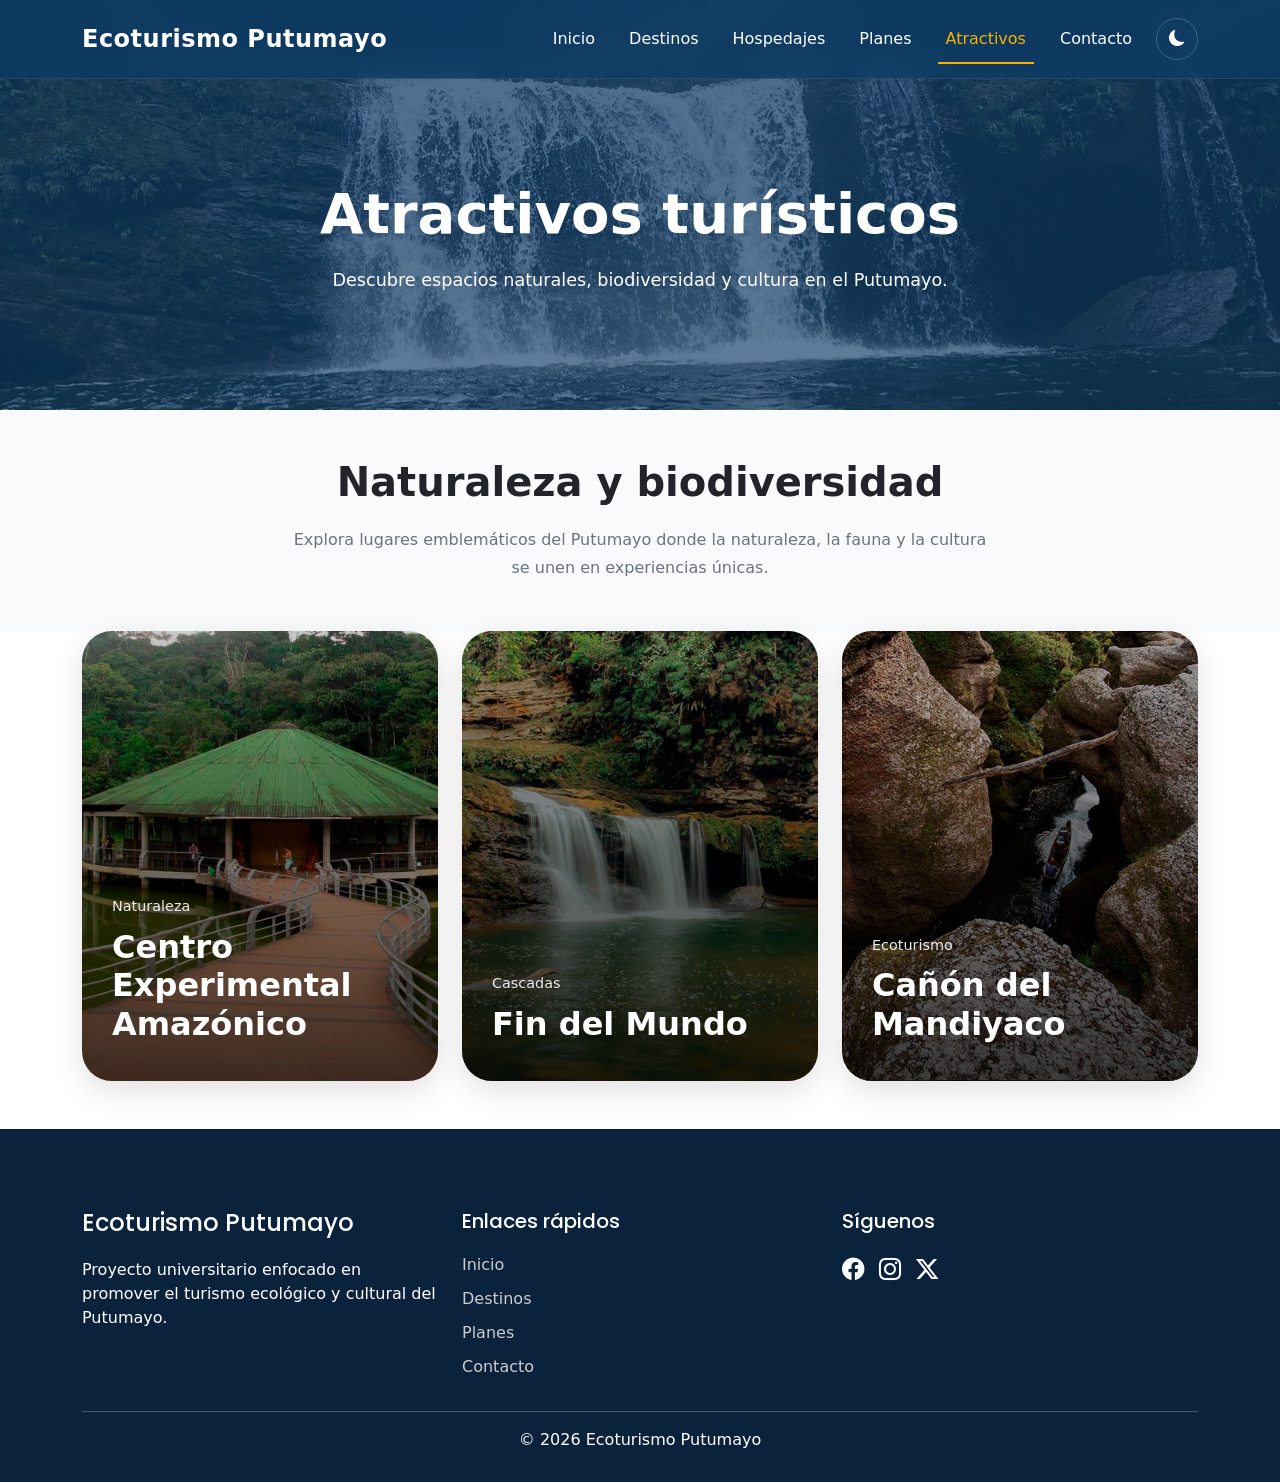
<file: atractivos.html>
<!doctype html>
<html lang="es">
  <head>
    <meta charset="UTF-8" />

    <meta name="viewport" content="width=device-width, initial-scale=1.0" />

    <title>Atractivos | Ecoturismo Putumayo</title>

    <!-- Bootstrap -->

    <link
      href="https://cdn.jsdelivr.net/npm/bootstrap@5.3.7/dist/css/bootstrap.min.css"
      rel="stylesheet"
    />

    <!-- Bootstrap Icons -->

    <link
      rel="stylesheet"
      href="https://cdn.jsdelivr.net/npm/bootstrap-icons@1.13.1/font/bootstrap-icons.min.css"
    />

    <!-- Google Fonts -->

    <link rel="preconnect" href="https://fonts.googleapis.com" />

    <link
      href="https://fonts.googleapis.com/css2?family=Poppins:wght@400;500;600;700&family=Open+Sans:wght@300;400;500&display=swap"
      rel="stylesheet"
    />

    <!-- CSS -->

    <link rel="stylesheet" href="assets/css/style.css" />

    <link rel="stylesheet" href="assets/css/responsive.css" />
  </head>

  <body>
    <!-- NAVBAR -->

    <nav class="navbar navbar-expand-lg fixed-top custom-navbar">
      <div class="container">
        <a class="navbar-brand" href="index.html"> Ecoturismo Putumayo </a>

        <button
          class="navbar-toggler"
          type="button"
          data-bs-toggle="collapse"
          data-bs-target="#navbarContenido"
        >
          <span class="navbar-toggler-icon"></span>
        </button>

        <div class="collapse navbar-collapse" id="navbarContenido">
          <ul class="navbar-nav ms-auto align-items-lg-center">
            <li class="nav-item">
              <a class="nav-link" href="index.html"> Inicio </a>
            </li>

            <li class="nav-item">
              <a class="nav-link" href="destinos.html"> Destinos </a>
            </li>

            <li class="nav-item">
              <a class="nav-link" href="hospedajes.html"> Hospedajes </a>
            </li>

            <li class="nav-item">
              <a class="nav-link" href="planes.html"> Planes </a>
            </li>

            <li class="nav-item">
              <a class="nav-link active" href="atractivos.html"> Atractivos </a>
            </li>

            <li class="nav-item">
              <a class="nav-link" href="contacto.html"> Contacto </a>
            </li>

            <li class="nav-item ms-lg-3">
              <button id="darkModeBtn" class="dark-btn">
                <i class="bi bi-moon-fill"></i>
              </button>
            </li>
          </ul>
        </div>
      </div>
    </nav>

    <!-- HERO -->

    <header class="page-hero">
      <div class="container text-center">
        <h1>Atractivos turísticos</h1>

        <p>
          Descubre espacios naturales, biodiversidad y cultura en el Putumayo.
        </p>
      </div>
    </header>

    <!-- INTRO -->

    <section class="catalog-intro py-5">
      <div class="container text-center">
        <h2>Naturaleza y biodiversidad</h2>

        <p>
          Explora lugares emblemáticos del Putumayo donde la naturaleza, la
          fauna y la cultura se unen en experiencias únicas.
        </p>
      </div>
    </section>

    <!-- ATRACTIVOS -->

    <section class="attractions-section pb-5">
      <div class="container">
        <div class="row g-4">
          <!-- CARD -->

          <div class="col-md-6 col-lg-4">
            <a href="atractivos/cea.html" class="attraction-card">
              <img
                src="../assets/img/atractivos/cea-centro-experimental-amazonico-1.jpg"
                alt="CEA"
              />

              <div class="attraction-overlay">
                <span> Naturaleza </span>

                <h3>Centro Experimental Amazónico</h3>
              </div>
            </a>
          </div>

          <!-- CARD -->

          <div class="col-md-6 col-lg-4">
            <a href="atractivos.html" class="attraction-card">
              <img
                src="../assets/img/atractivos/cascadas-fin-del-mundo-1.jpg"
                alt="Fin del Mundo"
              />

              <div class="attraction-overlay">
                <span> Cascadas </span>

                <h3>Fin del Mundo</h3>
              </div>
            </a>
          </div>

          <!-- CARD -->

          <div class="col-md-6 col-lg-4">
            <a href="atractivos.html" class="attraction-card">
              <img
                src="../assets/img/atractivos/canon-del-mandiyaco-1.jpg"
                alt="Mandiyaco"
              />

              <div class="attraction-overlay">
                <span> Ecoturismo </span>

                <h3>Cañón del Mandiyaco</h3>
              </div>
            </a>
          </div>
        </div>
      </div>
    </section>

    <!-- FOOTER -->

    <footer class="footer">
      <div class="container">
        <div class="row g-4">
          <div class="col-lg-4">
            <h4>Ecoturismo Putumayo</h4>

            <p>
              Proyecto universitario enfocado en promover el turismo ecológico y
              cultural del Putumayo.
            </p>
          </div>

          <div class="col-lg-4">
            <h5>Enlaces rápidos</h5>

            <ul class="footer-links">
              <li>
                <a href="index.html">Inicio</a>
              </li>

              <li>
                <a href="destinos.html">Destinos</a>
              </li>

              <li>
                <a href="planes.html">Planes</a>
              </li>

              <li>
                <a href="contacto.html">Contacto</a>
              </li>
            </ul>
          </div>

          <div class="col-lg-4">
            <h5>Síguenos</h5>

            <div class="social-icons">
              <i class="bi bi-facebook"></i>
              <i class="bi bi-instagram"></i>
              <i class="bi bi-twitter-x"></i>
            </div>
          </div>
        </div>

        <hr />

        <p class="text-center mb-0">© 2026 Ecoturismo Putumayo</p>
      </div>
    </footer>

    <!-- Bootstrap -->

    <script src="https://cdn.jsdelivr.net/npm/bootstrap@5.3.7/dist/js/bootstrap.bundle.min.js"></script>

    <!-- JS -->

    <script src="assets/js/darkmode.js"></script>
  </body>
</html>
</file>
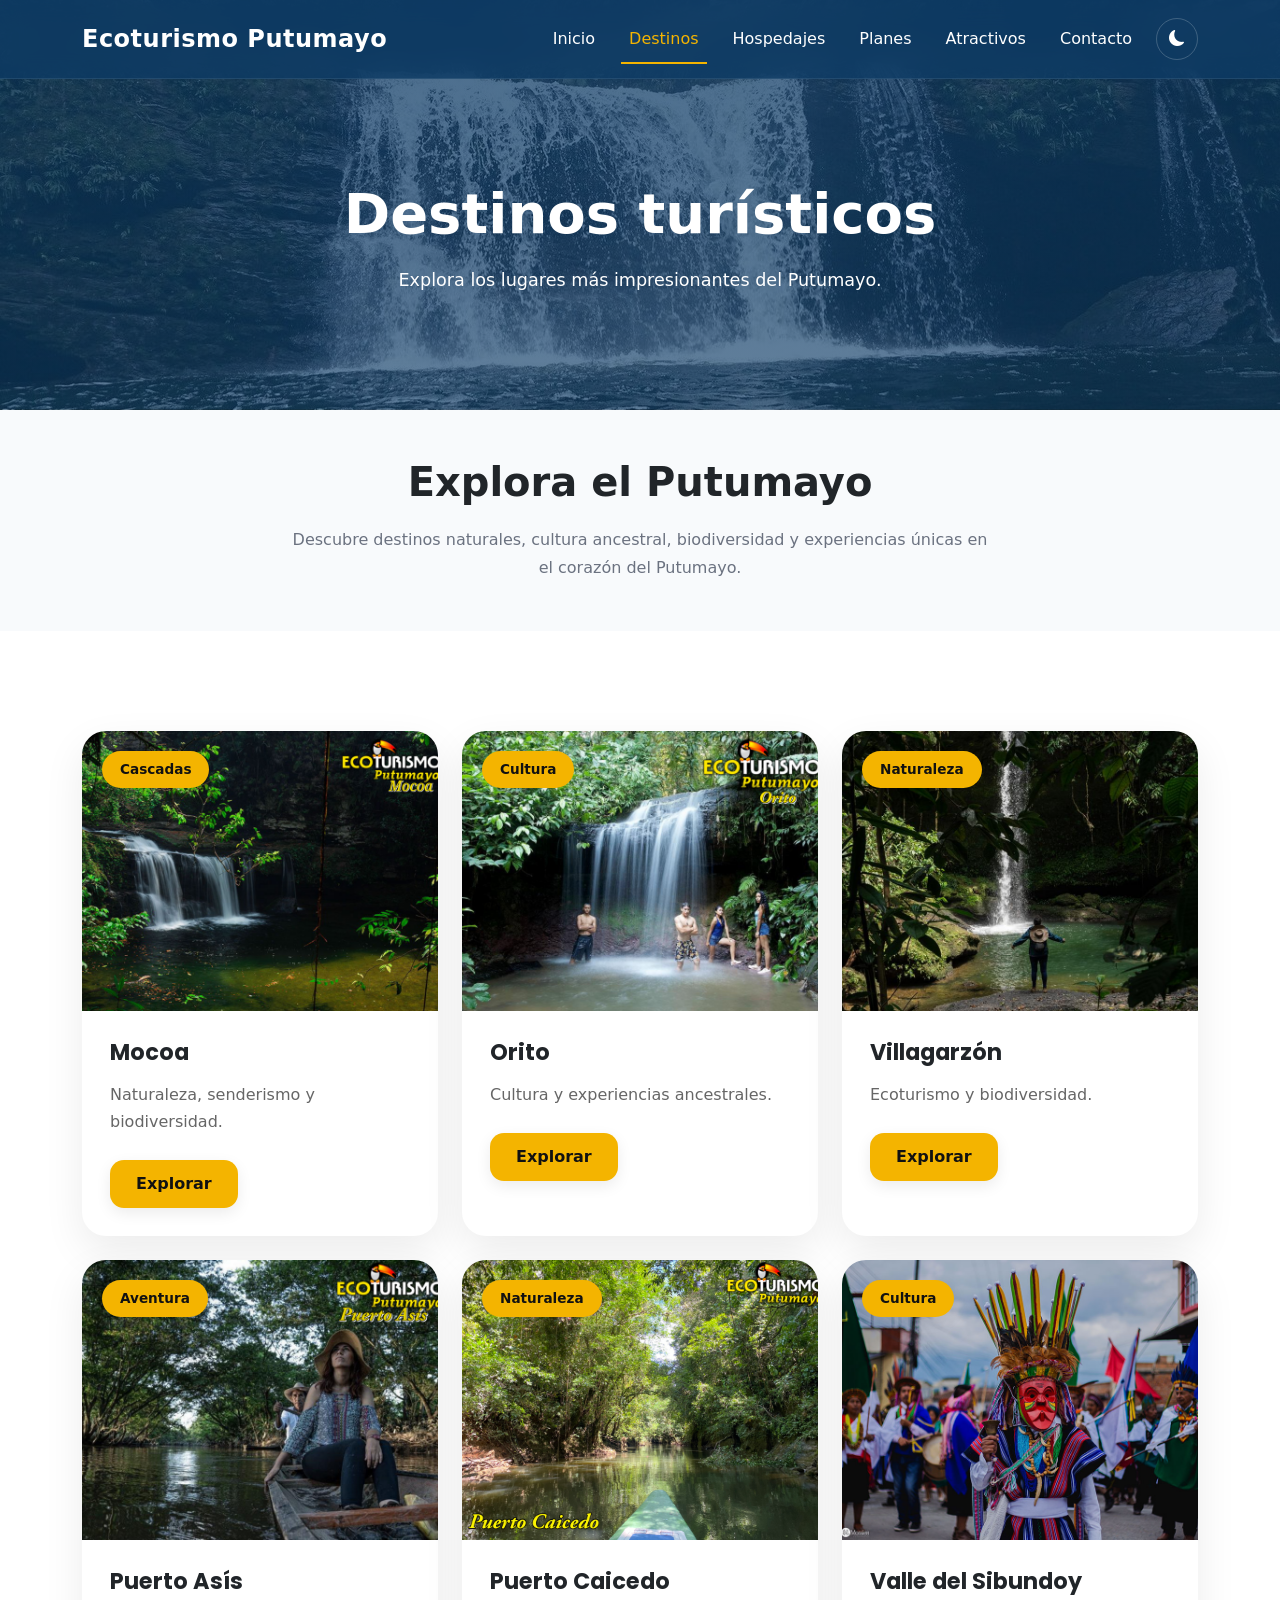
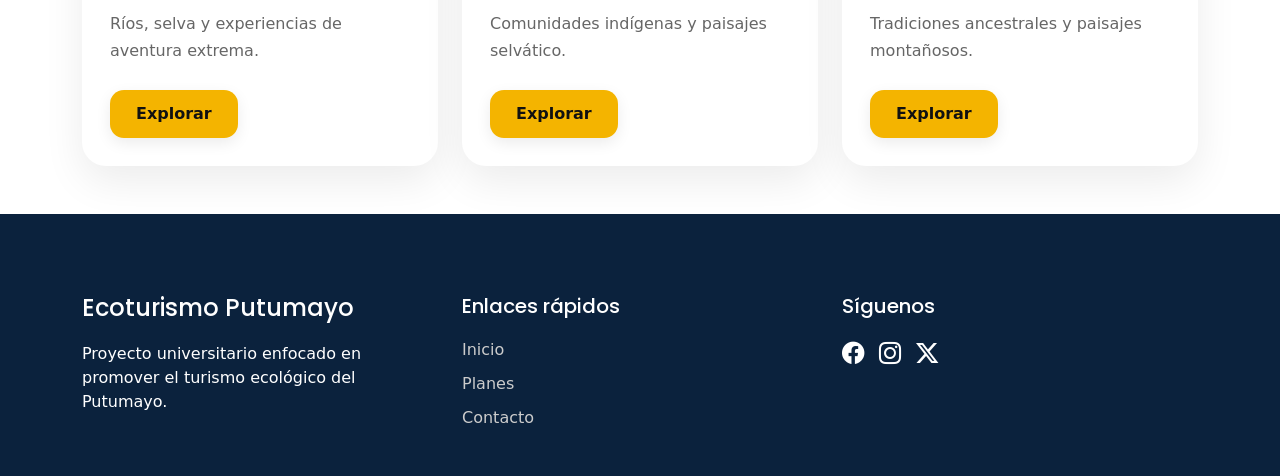
<file: destinos.html>
<!doctype html>
<html lang="es">
  <head>
    <meta charset="UTF-8" />

    <meta name="viewport" content="width=device-width, initial-scale=1.0" />

    <title>Destinos | Ecoturismo Putumayo</title>

    <!-- Bootstrap -->

    <link
      href="https://cdn.jsdelivr.net/npm/bootstrap@5.3.7/dist/css/bootstrap.min.css"
      rel="stylesheet"
    />

    <!-- Bootstrap Icons -->

    <link
      rel="stylesheet"
      href="https://cdn.jsdelivr.net/npm/bootstrap-icons@1.13.1/font/bootstrap-icons.min.css"
    />

    <!-- Google Fonts -->

    <link rel="preconnect" href="https://fonts.googleapis.com" />

    <link
      href="https://fonts.googleapis.com/css2?family=Poppins:wght@400;500;600;700&family=Open+Sans:wght@300;400;500&display=swap"
      rel="stylesheet"
    />

    <!-- CSS -->

    <link rel="stylesheet" href="assets/css/style.css" />

    <link rel="stylesheet" href="assets/css/responsive.css" />
  </head>

  <body>
    <!-- NAVBAR -->

    <nav class="navbar navbar-expand-lg fixed-top custom-navbar">
      <div class="container">
        <a class="navbar-brand" href="index.html"> Ecoturismo Putumayo </a>

        <button
          class="navbar-toggler"
          type="button"
          data-bs-toggle="collapse"
          data-bs-target="#navbarContenido"
        >
          <span class="navbar-toggler-icon"></span>
        </button>

        <div class="collapse navbar-collapse" id="navbarContenido">
          <ul class="navbar-nav ms-auto align-items-lg-center">
            <li class="nav-item">
              <a class="nav-link" href="index.html"> Inicio </a>
            </li>

            <li class="nav-item">
              <a class="nav-link active" href="destinos.html"> Destinos </a>
            </li>

            <li class="nav-item">
              <a class="nav-link" href="hospedajes.html"> Hospedajes </a>
            </li>

            <li class="nav-item">
              <a class="nav-link" href="planes.html"> Planes </a>
            </li>

            <li class="nav-item">
              <a class="nav-link" href="atractivos.html"> Atractivos </a>
            </li>

            <li class="nav-item">
              <a class="nav-link" href="contacto.html"> Contacto </a>
            </li>

            <li class="nav-item ms-lg-3">
              <button id="darkModeBtn" class="dark-btn">
                <i class="bi bi-moon-fill"></i>
              </button>
            </li>
          </ul>
        </div>
      </div>
    </nav>

    <!-- HERO -->

    <header class="page-hero">
      <div class="container text-center">
        <h1>Destinos turísticos</h1>

        <p>Explora los lugares más impresionantes del Putumayo.</p>
      </div>
    </header>

    <!-- INTRO -->

<section class="catalog-intro py-5">

    <div class="container text-center">

        <h2>

            Explora el Putumayo

        </h2>

        <p>

            Descubre destinos naturales, cultura ancestral,
            biodiversidad y experiencias únicas en el corazón
            del Putumayo.

        </p>

    </div>

</section>

    <!-- DESTINOS -->

    <section class="featured-section pb-5">
      <div class="container">
        <div class="row g-4">
          <!-- CARD -->

          <div class="col-md-6 col-lg-4">
            <div class="destination-card">
              <div class="card-image">
                <img
                  src="assets/img/destinos/mocoa.png"
                  alt="Mocoa"
                />

                <span class="card-category"> Cascadas </span>
              </div>

              <div class="card-content">
                <h4>Mocoa</h4>

                <p>Naturaleza, senderismo y biodiversidad.</p>

                <div class="card-footer-custom">
                  <a href="ciudades/mocoa.html" class="btn btn-success">
                    Explorar
                  </a>
                </div>
              </div>
            </div>
          </div>

          <!-- CARD -->

          <div class="col-md-6 col-lg-4">
            <div class="destination-card">
              <div class="card-image">
                <img
                  src="assets/img/destinos/orito.png"
                  alt="Orito"
                />

                <span class="card-category"> Cultura </span>
              </div>

              <div class="card-content">
                <h4>Orito</h4>

                <p>Cultura y experiencias ancestrales.</p>

                <div class="card-footer-custom">
                  <a href="ciudades/orito.html" class="btn btn-success">
                    Explorar
                  </a>
                </div>
              </div>
            </div>
          </div>

          <!-- CARD -->

          <div class="col-md-6 col-lg-4">
            <div class="destination-card">
              <div class="card-image">
                <img
                  src="assets/img/destinos/villagarzon.jpg"
                  alt="Villagarzón"
                />

                <span class="card-category"> Naturaleza </span>
              </div>

              <div class="card-content">
                <h4>Villagarzón</h4>

                <p>Ecoturismo y biodiversidad.</p>

                <div class="card-footer-custom">
                  <a href="ciudades/villagarzon.html" class="btn btn-success">
                    Explorar
                  </a>
                </div>
              </div>
            </div>
          </div>

          <!-- CARD -->

          <div class="col-md-6 col-lg-4">
            <div class="destination-card">
              <div class="card-image">
                <img
                  src="assets/img/destinos/puertoasis.png"
                  alt="Puerto Asís"
                />

                <span class="card-category"> Aventura </span>
              </div>

              <div class="card-content">
                <h4>Puerto Asís</h4>

                <p>Ríos, selva y experiencias de aventura extrema.</p>

                <div class="card-footer-custom">
                  <a href="ciudades/mocoa.html" class="btn btn-success">
                    Explorar
                  </a>
                </div>
              </div>
            </div>
          </div>

          <!-- CARD -->

          <div class="col-md-6 col-lg-4">
            <div class="destination-card">
              <div class="card-image">
                <img
                  src="assets/img/destinos/puertocaicedo.png"
                  alt="Puerto Caicedo"
                />

                <span class="card-category"> Naturaleza </span>
              </div>

              <div class="card-content">
                <h4>Puerto Caicedo</h4>

                <p>Comunidades indígenas y paisajes selvático.</p>

                <div class="card-footer-custom">
                  <a
                    href="ciudades/mocoa.html"
                    class="btn btn-success"
                  >
                    Explorar
                  </a>
                </div>
              </div>
            </div>
          </div>

          <!-- CARD -->

          <div class="col-md-6 col-lg-4">
            <div class="destination-card">
              <div class="card-image">
                <img
                  src="assets/img/destinos/valledelsibundoy.jpg"
                  alt="Valle del Sibundoy"
                />

                <span class="card-category"> Cultura </span>
              </div>

              <div class="card-content">
                <h4>Valle del Sibundoy</h4>

                <p>Tradiciones ancestrales y paisajes montañosos.</p>

                <div class="card-footer-custom">
                  <a href="ciudades/mocoa.html" class="btn btn-success"> Explorar </a>
                </div>
              </div>
            </div>
          </div>
        </div>
      </div>
    </section>

    <!-- FOOTER -->

    <footer class="footer">
      <div class="container">
        <div class="row g-4">
          <div class="col-lg-4">
            <h4>Ecoturismo Putumayo</h4>

            <p>
              Proyecto universitario enfocado en promover el turismo ecológico
              del Putumayo.
            </p>
          </div>

          <div class="col-lg-4">
            <h5>Enlaces rápidos</h5>

            <ul class="footer-links">
              <li>
                <a href="index.html">Inicio</a>
              </li>

              <li>
                <a href="planes.html">Planes</a>
              </li>

              <li>
                <a href="contacto.html">Contacto</a>
              </li>
            </ul>
          </div>

          <div class="col-lg-4">
            <h5>Síguenos</h5>

            <div class="social-icons">
              <i class="bi bi-facebook"></i>
              <i class="bi bi-instagram"></i>
              <i class="bi bi-twitter-x"></i>
            </div>
          </div>
        </div>
      </div>
    </footer>

    <!-- Bootstrap -->

    <script src="https://cdn.jsdelivr.net/npm/bootstrap@5.3.7/dist/js/bootstrap.bundle.min.js"></script>

    <!-- JS -->

    <script src="assets/js/darkmode.js"></script>
  </body>
</html>
</file>
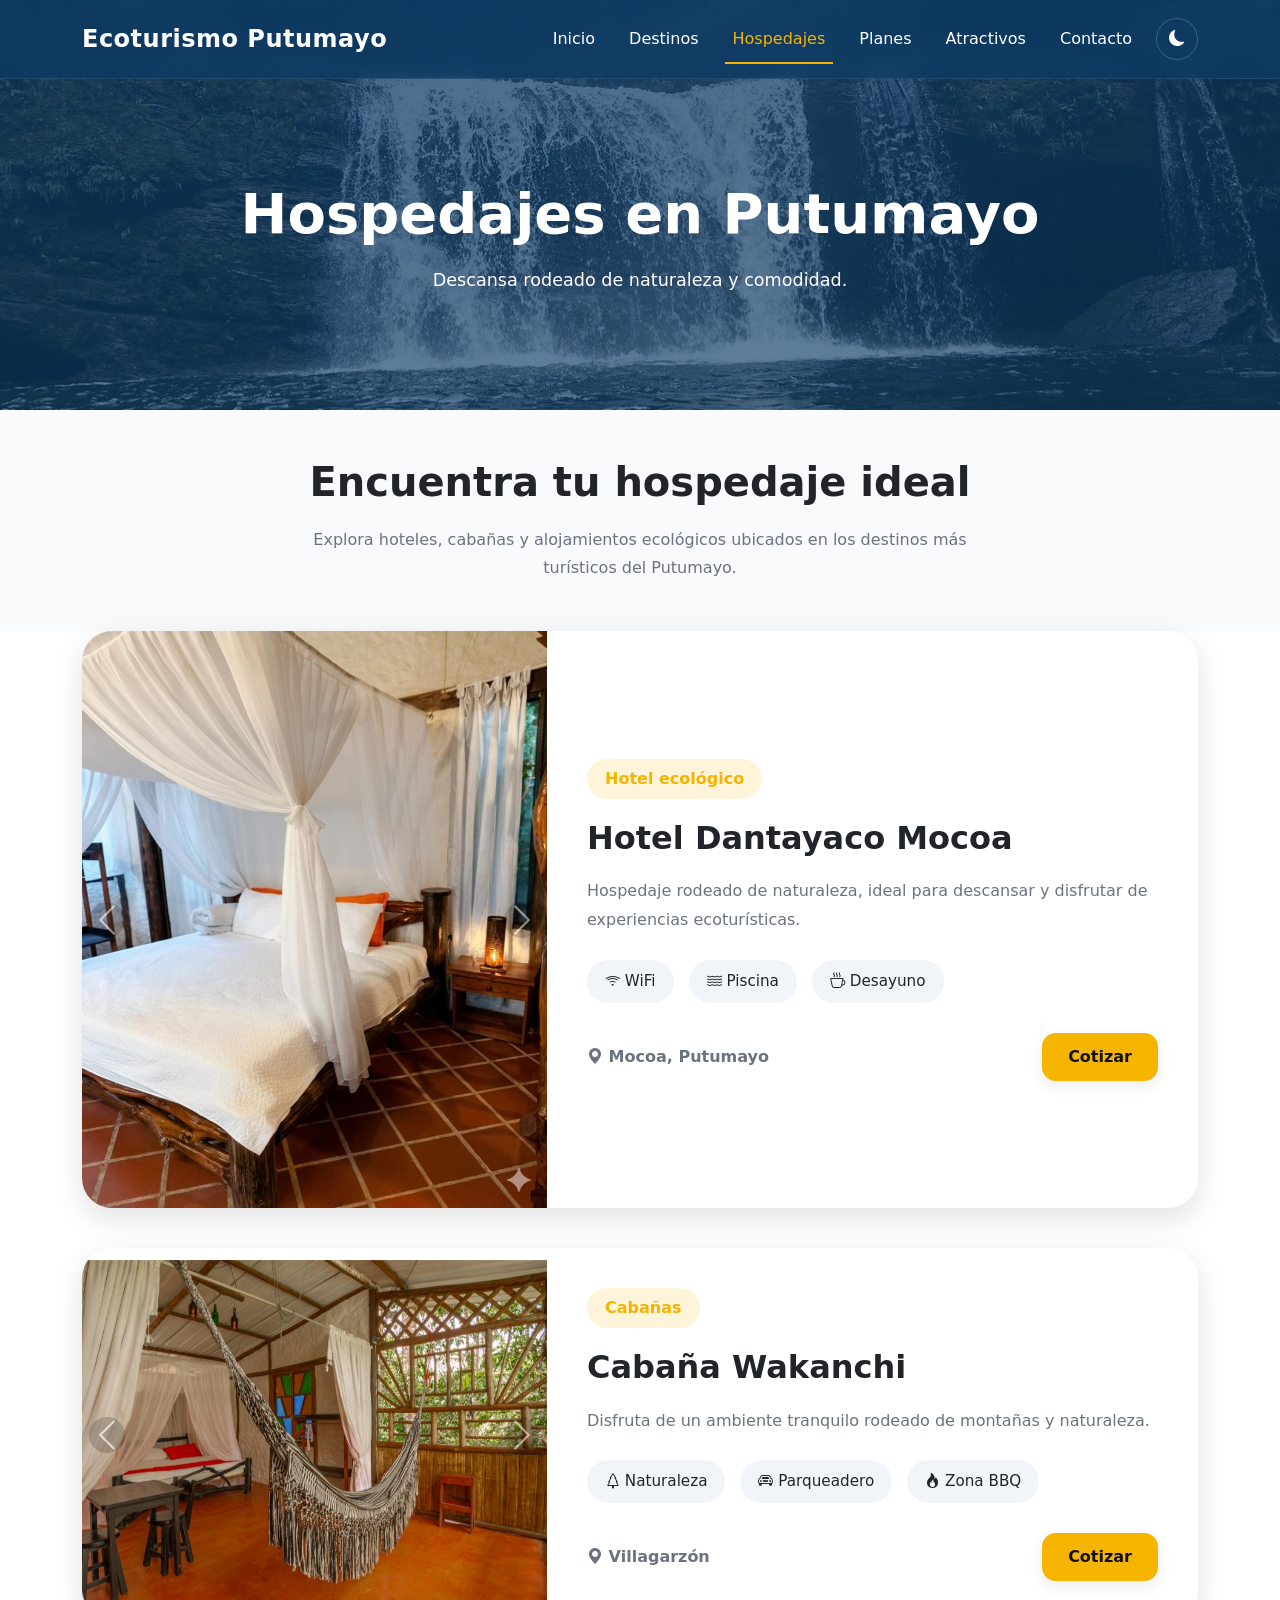
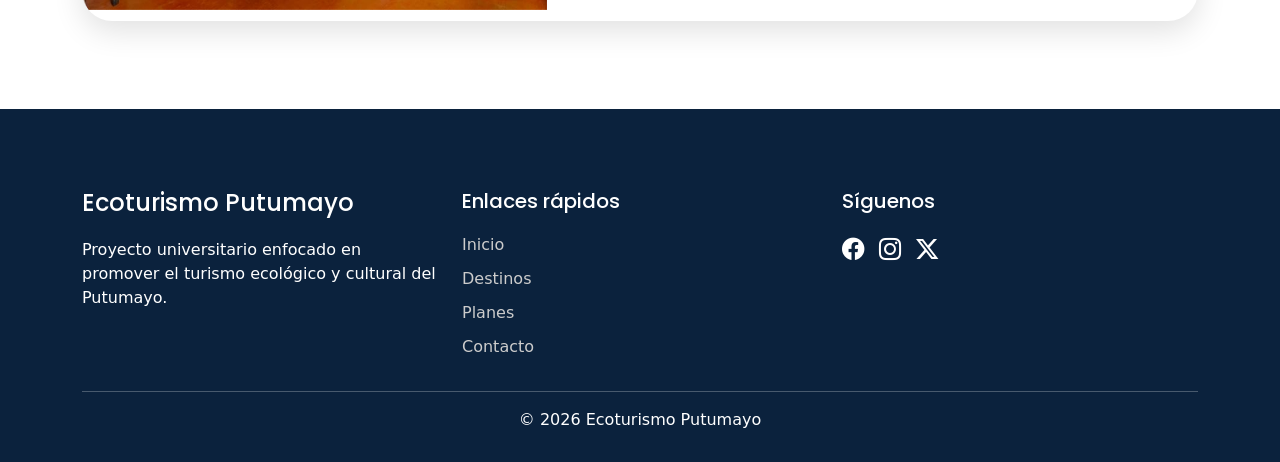
<file: hospedajes.html>
<!doctype html>
<html lang="es">
  <head>
    <meta charset="UTF-8" />

    <meta name="viewport" content="width=device-width, initial-scale=1.0" />

    <title>Hospedajes | Ecoturismo Putumayo</title>

    <!-- Bootstrap -->

    <link
      href="https://cdn.jsdelivr.net/npm/bootstrap@5.3.7/dist/css/bootstrap.min.css"
      rel="stylesheet"
    />

    <!-- Bootstrap Icons -->

    <link
      rel="stylesheet"
      href="https://cdn.jsdelivr.net/npm/bootstrap-icons@1.13.1/font/bootstrap-icons.min.css"
    />

    <!-- Google Fonts -->

    <link rel="preconnect" href="https://fonts.googleapis.com" />

    <link
      href="https://fonts.googleapis.com/css2?family=Poppins:wght@400;500;600;700&family=Open+Sans:wght@300;400;500&display=swap"
      rel="stylesheet"
    />

    <!-- CSS -->

    <link rel="stylesheet" href="assets/css/style.css" />

    <link rel="stylesheet" href="assets/css/responsive.css" />
  </head>

  <body>
    <!-- NAVBAR -->

    <nav class="navbar navbar-expand-lg fixed-top custom-navbar">
      <div class="container">
        <a class="navbar-brand" href="index.html"> Ecoturismo Putumayo </a>

        <button
          class="navbar-toggler"
          type="button"
          data-bs-toggle="collapse"
          data-bs-target="#navbarContenido"
        >
          <span class="navbar-toggler-icon"></span>
        </button>

        <div class="collapse navbar-collapse" id="navbarContenido">
          <ul class="navbar-nav ms-auto align-items-lg-center">
            <li class="nav-item">
              <a class="nav-link" href="index.html"> Inicio </a>
            </li>

            <li class="nav-item">
              <a class="nav-link" href="destinos.html"> Destinos </a>
            </li>

            <li class="nav-item">
              <a class="nav-link active" href="hospedajes.html"> Hospedajes </a>
            </li>

            <li class="nav-item">
              <a class="nav-link" href="planes.html"> Planes </a>
            </li>

            <li class="nav-item">
              <a class="nav-link" href="atractivos.html"> Atractivos </a>
            </li>

            <li class="nav-item">
              <a class="nav-link" href="contacto.html"> Contacto </a>
            </li>

            <li class="nav-item ms-lg-3">
              <button id="darkModeBtn" class="dark-btn">
                <i class="bi bi-moon-fill"></i>
              </button>
            </li>
          </ul>
        </div>
      </div>
    </nav>

    <!-- HERO -->

    <header class="page-hero">
      <div class="container text-center">
        <h1>Hospedajes en Putumayo</h1>

        <p>Descansa rodeado de naturaleza y comodidad.</p>
      </div>
    </header>

    <!-- INTRO -->

    <section class="catalog-intro py-5">
      <div class="container text-center">
        <h2>Encuentra tu hospedaje ideal</h2>

        <p>
          Explora hoteles, cabañas y alojamientos ecológicos ubicados en los
          destinos más turísticos del Putumayo.
        </p>
      </div>
    </section>

    <!-- HOSPEDAJES -->

    <section class="lodging-section pb-5">
      <div class="container">
        <!-- CARD -->

        <div class="lodging-card">
          <div class="row g-0 align-items-center">
            <div class="col-lg-5">
              <div id="hotelCarousel1" class="carousel slide lodging-carousel">
                <div class="carousel-inner">
                  <div class="carousel-item active">
                    <img
                      src="assets/img/hospedajes/mocoa-hospedaje1.jpg"
                      class="d-block w-100 lodging-image"
                      alt="Hotel"
                    />
                  </div>

                  <div class="carousel-item">
                    <img
                      src="assets/img/hospedajes/mocoa-hospedaje2.jpg"
                      class="d-block w-100 lodging-image"
                      alt="Habitación"
                    />
                  </div>

                  <div class="carousel-item">
                    <img
                      src="assets/img/hospedajes/mocoa-hospedaje3.jpg"
                      class="d-block w-100 lodging-image"
                      alt="Piscina"
                    />
                  </div>
                </div>

                <button
                  class="carousel-control-prev"
                  type="button"
                  data-bs-target="#hotelCarousel1"
                  data-bs-slide="prev"
                >
                  <span class="carousel-control-prev-icon"></span>
                </button>

                <button
                  class="carousel-control-next"
                  type="button"
                  data-bs-target="#hotelCarousel1"
                  data-bs-slide="next"
                >
                  <span class="carousel-control-next-icon"></span>
                </button>
              </div>
            </div>

            <div class="col-lg-7">
              <div class="lodging-content">
                <span class="lodging-badge"> Hotel ecológico </span>

                <h3>Hotel Dantayaco Mocoa</h3>

                <p>
                  Hospedaje rodeado de naturaleza, ideal para descansar y
                  disfrutar de experiencias ecoturísticas.
                </p>

                <div class="lodging-features">
                  <span>
                    <i class="bi bi-wifi"></i>
                    WiFi
                  </span>

                  <span>
                    <i class="bi bi-water"></i>
                    Piscina
                  </span>

                  <span>
                    <i class="bi bi-cup-hot"></i>
                    Desayuno
                  </span>
                </div>

                <div class="lodging-footer">
                  <span class="location">
                    <i class="bi bi-geo-alt-fill"></i>
                    Mocoa, Putumayo
                  </span>

                  <a href="#" class="btn btn-success">
                    Cotizar
                  </a>
                </div>
              </div>
            </div>
          </div>
        </div>

        <!-- CARD -->

        <div class="lodging-card">
          <div class="row g-0 align-items-center">
            <div class="col-lg-5">
              <div id="hotelCarousel2" class="carousel slide lodging-carousel">
                <div class="carousel-inner">
                  <div class="carousel-item active">
                    <img
                      src="assets/img/hospedajes/cabana-wakanchi-1.jpg"
                      class="d-block w-100 lodging-image"
                      alt="Hotel"
                    />
                  </div>

                  <div class="carousel-item">
                    <img
                      src="assets/img/hospedajes/cabana-wakanchi-2.jpg"
                      class="d-block w-100 lodging-image"
                      alt="Habitación"
                    />
                  </div>

                  <div class="carousel-item">
                    <img
                      src="assets/img/hospedajes/cabana-wakanchi-3.jpg"
                      class="d-block w-100 lodging-image"
                      alt="Piscina"
                    />
                  </div>

                  <div class="carousel-item">
                    <img
                      src="assets/img/hospedajes/cabana-wakanchi-4.jpg"
                      class="d-block w-100 lodging-image"
                      alt="Zona de descanso"
                    />
                  </div>
                </div>

                <button
                  class="carousel-control-prev"
                  type="button"
                  data-bs-target="#hotelCarousel2"
                  data-bs-slide="prev"
                >
                  <span class="carousel-control-prev-icon"></span>
                </button>

                <button
                  class="carousel-control-next"
                  type="button"
                  data-bs-target="#hotelCarousel2"
                  data-bs-slide="next"
                >
                  <span class="carousel-control-next-icon"></span>
                </button>
              </div>
            </div>

            <div class="col-lg-7">
              <div class="lodging-content">
                <span class="lodging-badge"> Cabañas </span>

                <h3>Cabaña Wakanchi</h3>

                <p>
                  Disfruta de un ambiente tranquilo rodeado de montañas y
                  naturaleza.
                </p>

                <div class="lodging-features">
                  <span>
                    <i class="bi bi-tree"></i>
                    Naturaleza
                  </span>

                  <span>
                    <i class="bi bi-car-front"></i>
                    Parqueadero
                  </span>

                  <span>
                    <i class="bi bi-fire"></i>
                    Zona BBQ
                  </span>
                </div>

                <div class="lodging-footer">
                  <span class="location">
                    <i class="bi bi-geo-alt-fill"></i>
                    Villagarzón
                  </span>

                  <a href="#" class="btn btn-success"> Cotizar </a>
                </div>
              </div>
            </div>
          </div>
        </div>
      </div>
    </section>

    <!-- FOOTER -->

    <footer class="footer">
      <div class="container">
        <div class="row g-4">
          <div class="col-lg-4">
            <h4>Ecoturismo Putumayo</h4>

            <p>
              Proyecto universitario enfocado en promover el turismo ecológico y
              cultural del Putumayo.
            </p>
          </div>

          <div class="col-lg-4">
            <h5>Enlaces rápidos</h5>

            <ul class="footer-links">
              <li>
                <a href="index.html">Inicio</a>
              </li>

              <li>
                <a href="destinos.html">Destinos</a>
              </li>

              <li>
                <a href="planes.html">Planes</a>
              </li>

              <li>
                <a href="contacto.html">Contacto</a>
              </li>
            </ul>
          </div>

          <div class="col-lg-4">
            <h5>Síguenos</h5>

            <div class="social-icons">
              <i class="bi bi-facebook"></i>
              <i class="bi bi-instagram"></i>
              <i class="bi bi-twitter-x"></i>
            </div>
          </div>
        </div>

        <hr />

        <p class="text-center mb-0">© 2026 Ecoturismo Putumayo</p>
      </div>
    </footer>

    <!-- Bootstrap -->

    <script src="https://cdn.jsdelivr.net/npm/bootstrap@5.3.7/dist/js/bootstrap.bundle.min.js"></script>

    <!-- JS -->

    <script src="assets/js/darkmode.js"></script>
  </body>
</html>
</file>
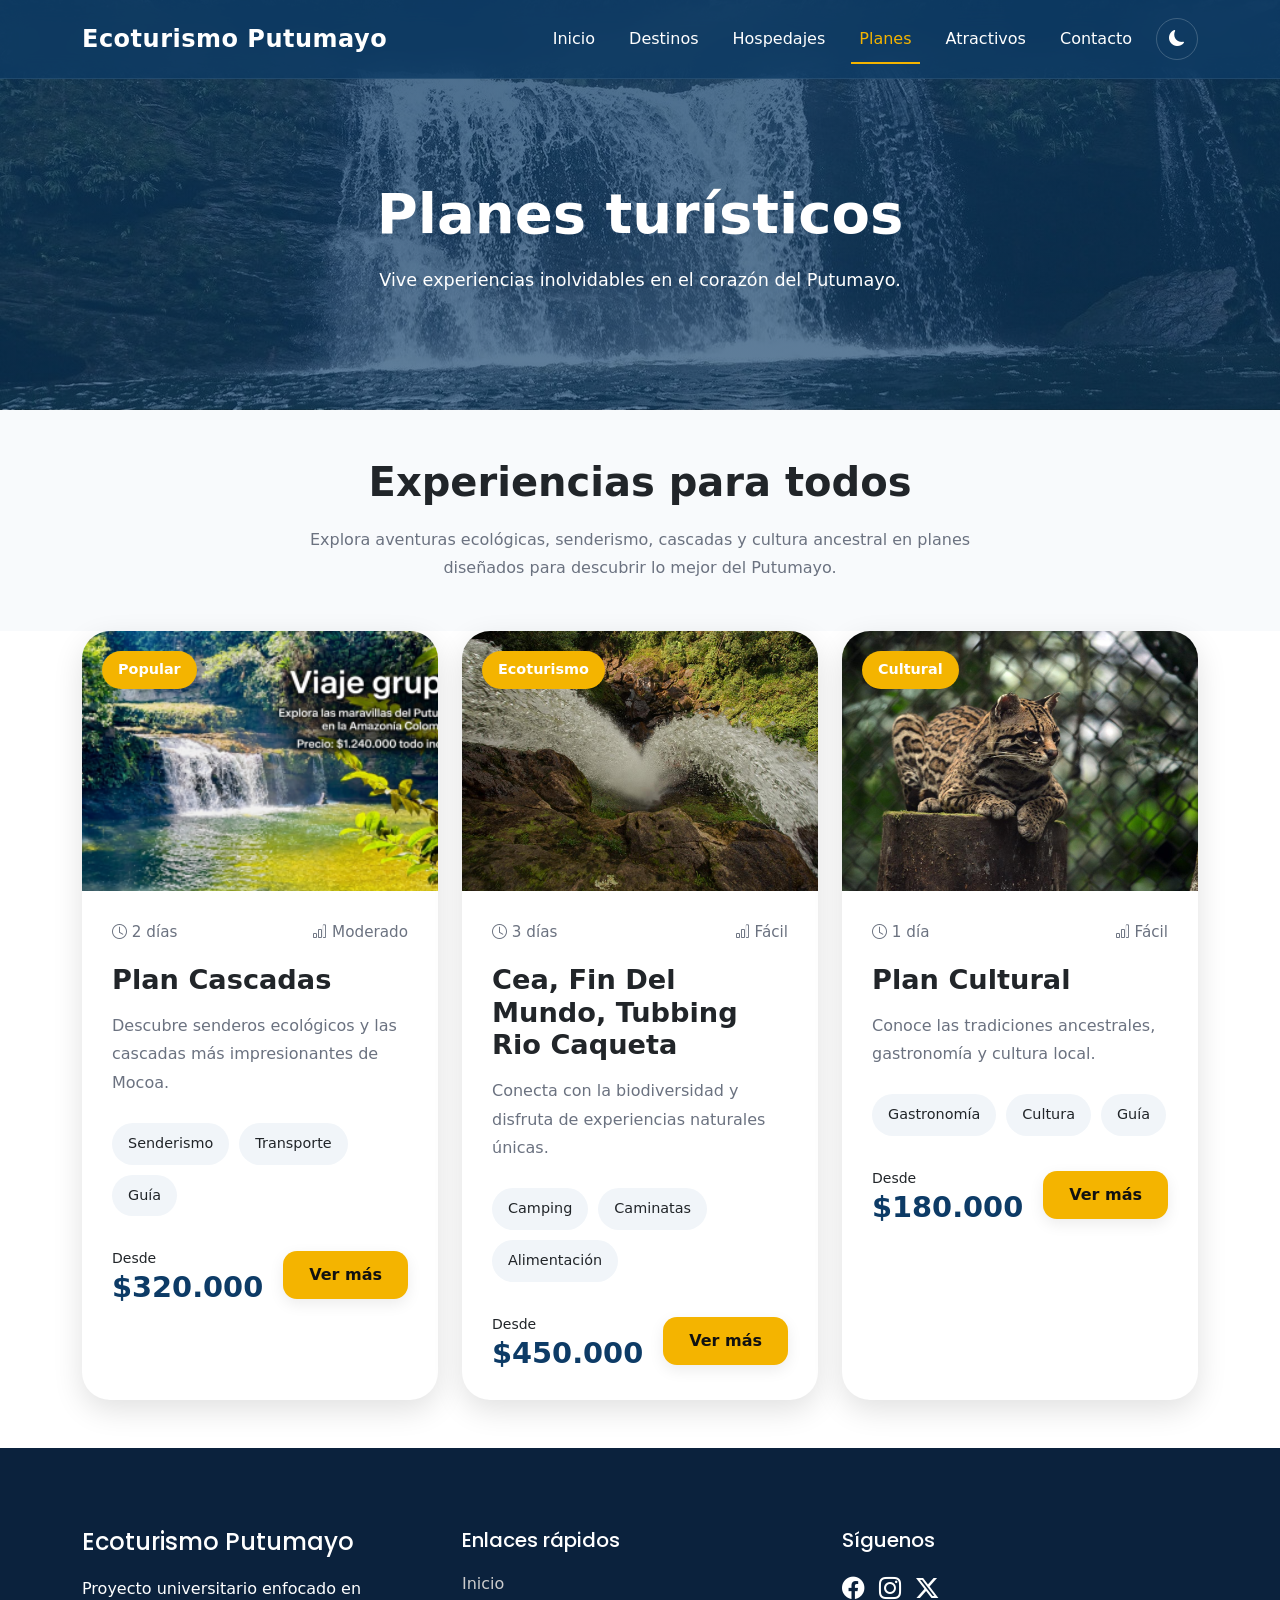
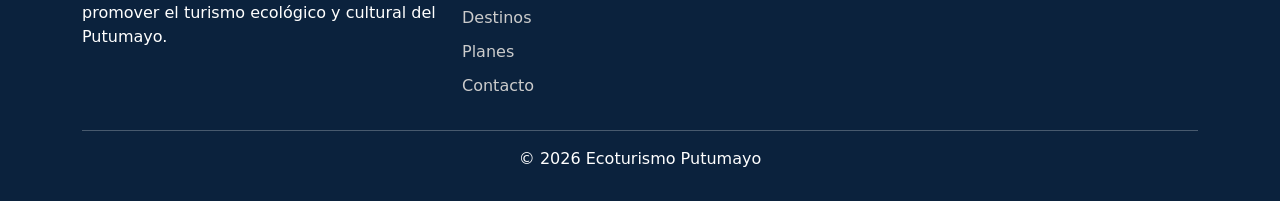
<file: planes.html>
<!doctype html>
<html lang="es">
  <head>
    <meta charset="UTF-8" />

    <meta name="viewport" content="width=device-width, initial-scale=1.0" />

    <title>Planes Turísticos | Ecoturismo Putumayo</title>

    <!-- Bootstrap -->

    <link
      href="https://cdn.jsdelivr.net/npm/bootstrap@5.3.7/dist/css/bootstrap.min.css"
      rel="stylesheet"
    />

    <!-- Bootstrap Icons -->

    <link
      rel="stylesheet"
      href="https://cdn.jsdelivr.net/npm/bootstrap-icons@1.13.1/font/bootstrap-icons.min.css"
    />

    <!-- Google Fonts -->

    <link rel="preconnect" href="https://fonts.googleapis.com" />

    <link
      href="https://fonts.googleapis.com/css2?family=Poppins:wght@400;500;600;700&family=Open+Sans:wght@300;400;500&display=swap"
      rel="stylesheet"
    />

    <!-- CSS -->

    <link rel="stylesheet" href="assets/css/style.css" />

    <link rel="stylesheet" href="assets/css/responsive.css" />
  </head>

  <body>
    <!-- NAVBAR -->

    <nav class="navbar navbar-expand-lg fixed-top custom-navbar">
      <div class="container">
        <a class="navbar-brand" href="index.html"> Ecoturismo Putumayo </a>

        <button
          class="navbar-toggler"
          type="button"
          data-bs-toggle="collapse"
          data-bs-target="#navbarContenido"
        >
          <span class="navbar-toggler-icon"></span>
        </button>

        <div class="collapse navbar-collapse" id="navbarContenido">
          <ul class="navbar-nav ms-auto align-items-lg-center">
            <li class="nav-item">
              <a class="nav-link" href="index.html"> Inicio </a>
            </li>

            <li class="nav-item">
              <a class="nav-link" href="destinos.html"> Destinos </a>
            </li>

            <li class="nav-item">
              <a class="nav-link" href="hospedajes.html"> Hospedajes </a>
            </li>

            <li class="nav-item">
              <a class="nav-link active" href="planes.html"> Planes </a>
            </li>

            <li class="nav-item">
              <a class="nav-link" href="atractivos.html"> Atractivos </a>
            </li>

            <li class="nav-item">
              <a class="nav-link" href="contacto.html"> Contacto </a>
            </li>

            <li class="nav-item ms-lg-3">
              <button id="darkModeBtn" class="dark-btn">
                <i class="bi bi-moon-fill"></i>
              </button>
            </li>
          </ul>
        </div>
      </div>
    </nav>

    <!-- HERO -->

    <header class="page-hero">
      <div class="container text-center">
        <h1>Planes turísticos</h1>

        <p>Vive experiencias inolvidables en el corazón del Putumayo.</p>
      </div>
    </header>

    <!-- INTRO -->

    <section class="catalog-intro py-5">
      <div class="container text-center">
        <h2>Experiencias para todos</h2>

        <p>
          Explora aventuras ecológicas, senderismo, cascadas y cultura ancestral
          en planes diseñados para descubrir lo mejor del Putumayo.
        </p>
      </div>
    </section>

    <!-- PLANES -->

    <section class="plans-section pb-5">
      <div class="container">
        <div class="row g-4">
          <!-- PLAN -->

          <div class="col-md-6 col-lg-4">
            <div class="plan-card">
              <div class="plan-image">
                <img
                  src="assets/img/planes/explora-mocoa-en-grupo-una-travesia-entre-cascadas-y-sabiduria-ancestral-1.png"
                  alt="Plan Cascadas"
                />

                <span class="plan-badge"> Popular </span>
              </div>

              <div class="plan-content">
                <div class="plan-top">
                  <span>
                    <i class="bi bi-clock"></i>
                    2 días
                  </span>

                  <span>
                    <i class="bi bi-bar-chart"></i>
                    Moderado
                  </span>
                </div>

                <h3>Plan Cascadas</h3>

                <p>
                  Descubre senderos ecológicos y las cascadas más impresionantes
                  de Mocoa.
                </p>

                <div class="plan-features">
                  <span> Senderismo </span>

                  <span> Transporte </span>

                  <span> Guía </span>
                </div>

                <div class="plan-footer">
                  <div>
                    <small> Desde </small>

                    <h4>$320.000</h4>
                  </div>

                  <a
                    href="planes/respira-putumayo.html"
                    class="btn btn-success"
                  >
                    Ver más
                  </a>
                </div>
              </div>
            </div>
          </div>

          <!-- PLAN -->

          <div class="col-md-6 col-lg-4">
            <div class="plan-card">
              <div class="plan-image">
                <img
                  src="../assets/img/planes/paquete-3-1.jpg"
                  alt="Plan Selva"
                />

                <span class="plan-badge"> Ecoturismo </span>
              </div>

              <div class="plan-content">
                <div class="plan-top">
                  <span>
                    <i class="bi bi-clock"></i>
                    3 días
                  </span>

                  <span>
                    <i class="bi bi-bar-chart"></i>
                    Fácil
                  </span>
                </div>

                <h3>Cea, Fin Del Mundo, Tubbing Rio Caqueta</h3>

                <p>
                  Conecta con la biodiversidad y disfruta de experiencias
                  naturales únicas.
                </p>

                <div class="plan-features">
                  <span> Camping </span>

                  <span> Caminatas </span>

                  <span> Alimentación </span>
                </div>

                <div class="plan-footer">
                  <div>
                    <small> Desde </small>

                    <h4>$450.000</h4>
                  </div>

                  <a
                    href="planes/respira-putumayo.html"
                    class="btn btn-success"
                  >
                    Ver más
                  </a>
                </div>
              </div>
            </div>
          </div>

          <!-- PLAN -->

          <div class="col-md-6 col-lg-4">
            <div class="plan-card">
              <div class="plan-image">
                <img
                  src="../assets/img/planes/paquete-13-1.jpg"
                  alt="Plan Cultural"
                />

                <span class="plan-badge"> Cultural </span>
              </div>

              <div class="plan-content">
                <div class="plan-top">
                  <span>
                    <i class="bi bi-clock"></i>
                    1 día
                  </span>

                  <span>
                    <i class="bi bi-bar-chart"></i>
                    Fácil
                  </span>
                </div>

                <h3>Plan Cultural</h3>

                <p>
                  Conoce las tradiciones ancestrales, gastronomía y cultura
                  local.
                </p>

                <div class="plan-features">
                  <span> Gastronomía </span>

                  <span> Cultura </span>

                  <span> Guía </span>
                </div>

                <div class="plan-footer">
                  <div>
                    <small> Desde </small>

                    <h4>$180.000</h4>
                  </div>

                  <a
                    href="planes/respira-putumayo.html"
                    class="btn btn-success"
                  >
                    Ver más
                  </a>
                </div>
              </div>
            </div>
          </div>
        </div>
      </div>
    </section>

    <!-- FOOTER -->

    <footer class="footer">
      <div class="container">
        <div class="row g-4">
          <div class="col-lg-4">
            <h4>Ecoturismo Putumayo</h4>

            <p>
              Proyecto universitario enfocado en promover el turismo ecológico y
              cultural del Putumayo.
            </p>
          </div>

          <div class="col-lg-4">
            <h5>Enlaces rápidos</h5>

            <ul class="footer-links">
              <li>
                <a href="index.html">Inicio</a>
              </li>

              <li>
                <a href="destinos.html">Destinos</a>
              </li>

              <li>
                <a href="planes.html">Planes</a>
              </li>

              <li>
                <a href="contacto.html">Contacto</a>
              </li>
            </ul>
          </div>

          <div class="col-lg-4">
            <h5>Síguenos</h5>

            <div class="social-icons">
              <i class="bi bi-facebook"></i>
              <i class="bi bi-instagram"></i>
              <i class="bi bi-twitter-x"></i>
            </div>
          </div>
        </div>

        <hr />

        <p class="text-center mb-0">© 2026 Ecoturismo Putumayo</p>
      </div>
    </footer>

    <!-- Bootstrap -->

    <script src="https://cdn.jsdelivr.net/npm/bootstrap@5.3.7/dist/js/bootstrap.bundle.min.js"></script>

    <!-- JS -->

    <script src="assets/js/darkmode.js"></script>
  </body>
</html>
</file>
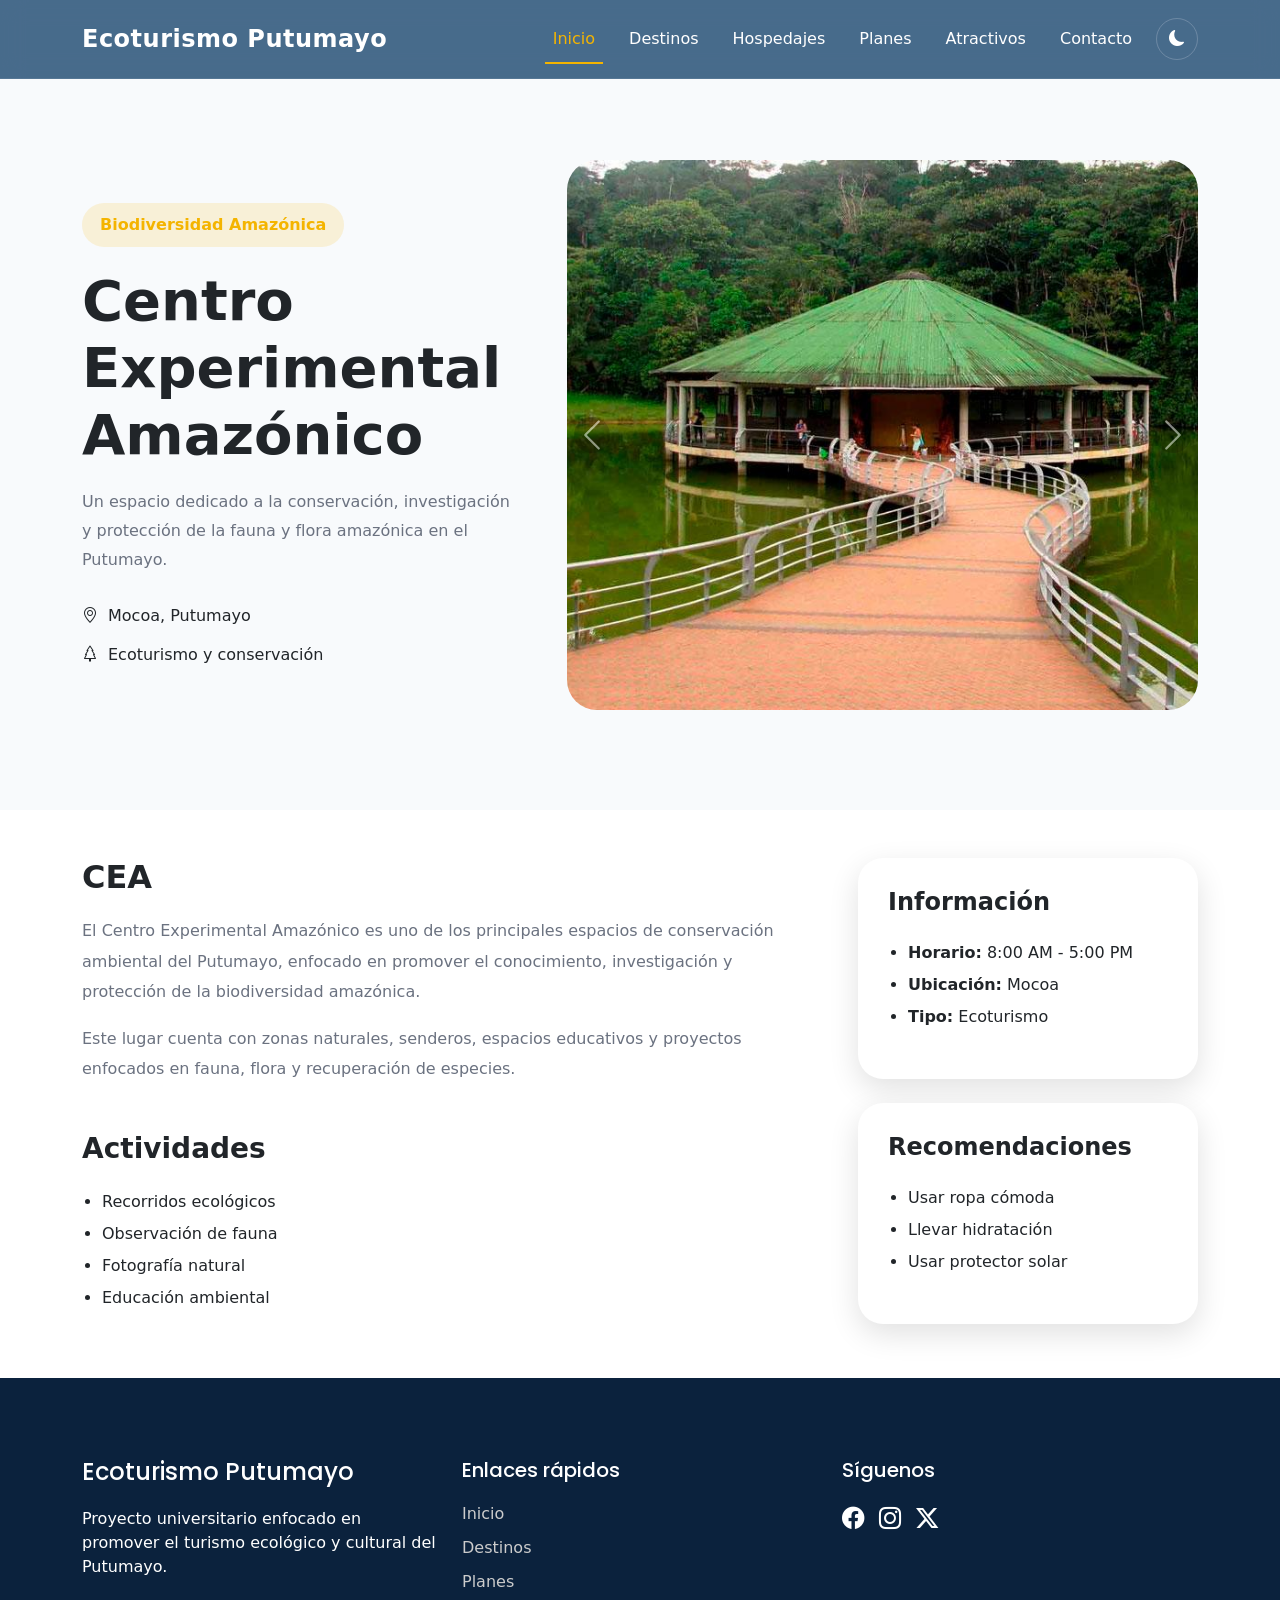
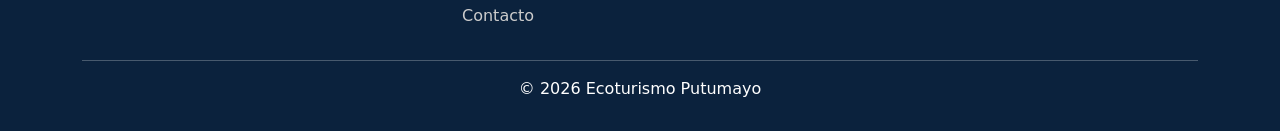
<file: atractivos/cea.html>
<!doctype html>
<html lang="es">
  <head>
    <meta charset="UTF-8" />

    <meta name="viewport" content="width=device-width, initial-scale=1.0" />

    <title>CEA | Ecoturismo Putumayo</title>

    <!-- Bootstrap -->

    <link
      href="https://cdn.jsdelivr.net/npm/bootstrap@5.3.7/dist/css/bootstrap.min.css"
      rel="stylesheet"
    />

    <!-- Bootstrap Icons -->

    <link
      rel="stylesheet"
      href="https://cdn.jsdelivr.net/npm/bootstrap-icons@1.13.1/font/bootstrap-icons.min.css"
    />

    <!-- Google Fonts -->

    <link rel="preconnect" href="https://fonts.googleapis.com" />

    <link
      href="https://fonts.googleapis.com/css2?family=Poppins:wght@400;500;600;700&family=Open+Sans:wght@300;400;500&display=swap"
      rel="stylesheet"
    />

    <!-- CSS -->

    <link rel="stylesheet" href="../assets/css/style.css" />

    <link rel="stylesheet" href="../assets/css/responsive.css" />
  </head>

  <body>
    <!-- NAVBAR -->

    <nav class="navbar navbar-expand-lg fixed-top custom-navbar">
      <div class="container">
        <a class="navbar-brand" href="index.html"> Ecoturismo Putumayo </a>

        <button
          class="navbar-toggler"
          type="button"
          data-bs-toggle="collapse"
          data-bs-target="#navbarContenido"
        >
          <span class="navbar-toggler-icon"></span>
        </button>

        <div class="collapse navbar-collapse" id="navbarContenido">
          <ul class="navbar-nav ms-auto align-items-lg-center">
            <li class="nav-item">
              <a class="nav-link active" href="../index.html"> Inicio </a>
            </li>

            <li class="nav-item">
              <a class="nav-link" href="../destinos.html"> Destinos </a>
            </li>

            <li class="nav-item">
              <a class="nav-link" href="../hospedajes.html"> Hospedajes </a>
            </li>

            <li class="nav-item">
              <a class="nav-link" href="../planes.html"> Planes </a>
            </li>

            <li class="nav-item">
              <a class="nav-link" href="../atractivos.html"> Atractivos </a>
            </li>

            <li class="nav-item">
              <a class="nav-link" href="../contacto.html"> Contacto </a>
            </li>

            <li class="nav-item ms-lg-3">
              <button id="darkModeBtn" class="dark-btn">
                <i class="bi bi-moon-fill"></i>
              </button>
            </li>
          </ul>
        </div>
      </div>
    </nav>

    <!-- HERO -->

    <header class="attraction-detail-header">
      <div class="container">
        <div class="row g-5 align-items-center">
          <!-- TEXTO -->

          <div class="col-lg-5">
            <span class="detail-badge"> Biodiversidad Amazónica </span>

            <h1>Centro Experimental Amazónico</h1>

            <p class="detail-description">
              Un espacio dedicado a la conservación, investigación y protección
              de la fauna y flora amazónica en el Putumayo.
            </p>

            <div class="detail-info">
              <div>
                <i class="bi bi-geo-alt"></i>

                Mocoa, Putumayo
              </div>

              <div>
                <i class="bi bi-tree"></i>

                Ecoturismo y conservación
              </div>
            </div>
          </div>

          <!-- GALERÍA -->

          <div class="col-lg-7">
            <div id="ceaCarousel" class="carousel slide detail-carousel">
              <div class="carousel-inner">
                <div class="carousel-item active">
                  <img
                    src="../assets/img/atractivos/cea-centro-experimental-amazonico-1.jpg"
                    class="d-block w-100"
                    alt="CEA"
                  />
                </div>

                <div class="carousel-item">
                  <img
                    src="../assets/img/atractivos/cea-centro-experimental-amazonico-2.jpg"
                    class="d-block w-100"
                    alt="Naturaleza"
                  />
                </div>

                <div class="carousel-item">
                  <img
                    src="../assets/img/atractivos/cea-centro-experimental-amazonico-4.jpg"
                    class="d-block w-100"
                    alt="Fauna"
                  />
                </div>
              </div>

              <button
                class="carousel-control-prev"
                type="button"
                data-bs-target="#ceaCarousel"
                data-bs-slide="prev"
              >
                <span class="carousel-control-prev-icon"></span>
              </button>

              <button
                class="carousel-control-next"
                type="button"
                data-bs-target="#ceaCarousel"
                data-bs-slide="next"
              >
                <span class="carousel-control-next-icon"></span>
              </button>
            </div>
          </div>
        </div>
      </div>
    </header>

    <!-- INFORMACIÓN -->

    <section class="detail-content py-5">
      <div class="container">
        <div class="row g-5">
          <!-- TEXTO -->

          <div class="col-lg-8">
            <h2>CEA</h2>

            <p>
              El Centro Experimental Amazónico es uno de los principales
              espacios de conservación ambiental del Putumayo, enfocado en
              promover el conocimiento, investigación y protección de la
              biodiversidad amazónica.
            </p>

            <p>
              Este lugar cuenta con zonas naturales, senderos, espacios
              educativos y proyectos enfocados en fauna, flora y recuperación de
              especies.
            </p>

            <h3 class="mt-5">Actividades</h3>

            <ul class="detail-list">
              <li>Recorridos ecológicos</li>
              <li>Observación de fauna</li>
              <li>Fotografía natural</li>
              <li>Educación ambiental</li>
            </ul>
          </div>

          <!-- SIDEBAR -->

          <div class="col-lg-4">
            <div class="info-card">
              <h4>Información</h4>

              <ul>
                <li>
                  <strong>Horario:</strong>
                  8:00 AM - 5:00 PM
                </li>

                <li>
                  <strong>Ubicación:</strong>
                  Mocoa
                </li>

                <li>
                  <strong>Tipo:</strong>
                  Ecoturismo
                </li>
              </ul>
            </div>

            <div class="info-card mt-4">
              <h4>Recomendaciones</h4>

              <ul>
                <li>Usar ropa cómoda</li>
                <li>Llevar hidratación</li>
                <li>Usar protector solar</li>
              </ul>
            </div>
          </div>
        </div>
      </div>
    </section>

    <!-- FOOTER -->

    <footer class="footer">
      <div class="container">
        <div class="row g-4">
          <div class="col-lg-4">
            <h4>Ecoturismo Putumayo</h4>

            <p>
              Proyecto universitario enfocado en promover el turismo ecológico y
              cultural del Putumayo.
            </p>
          </div>

          <div class="col-lg-4">
            <h5>Enlaces rápidos</h5>

            <ul class="footer-links">
              <li>
                <a href="../index.html">Inicio</a>
              </li>

              <li>
                <a href="../destinos.html">Destinos</a>
              </li>

              <li>
                <a href="../planes.html">Planes</a>
              </li>

              <li>
                <a href="../contacto.html">Contacto</a>
              </li>
            </ul>
          </div>

          <div class="col-lg-4">
            <h5>Síguenos</h5>

            <div class="social-icons">
              <i class="bi bi-facebook"></i>
              <i class="bi bi-instagram"></i>
              <i class="bi bi-twitter-x"></i>
            </div>
          </div>
        </div>

        <hr />

        <p class="text-center mb-0">© 2026 Ecoturismo Putumayo</p>
      </div>
    </footer>

    <!-- Bootstrap -->

    <script src="https://cdn.jsdelivr.net/npm/bootstrap@5.3.7/dist/js/bootstrap.bundle.min.js"></script>

    <!-- JS -->

    <script src="../assets/js/darkmode.js"></script>
  </body>
</html>
</file>
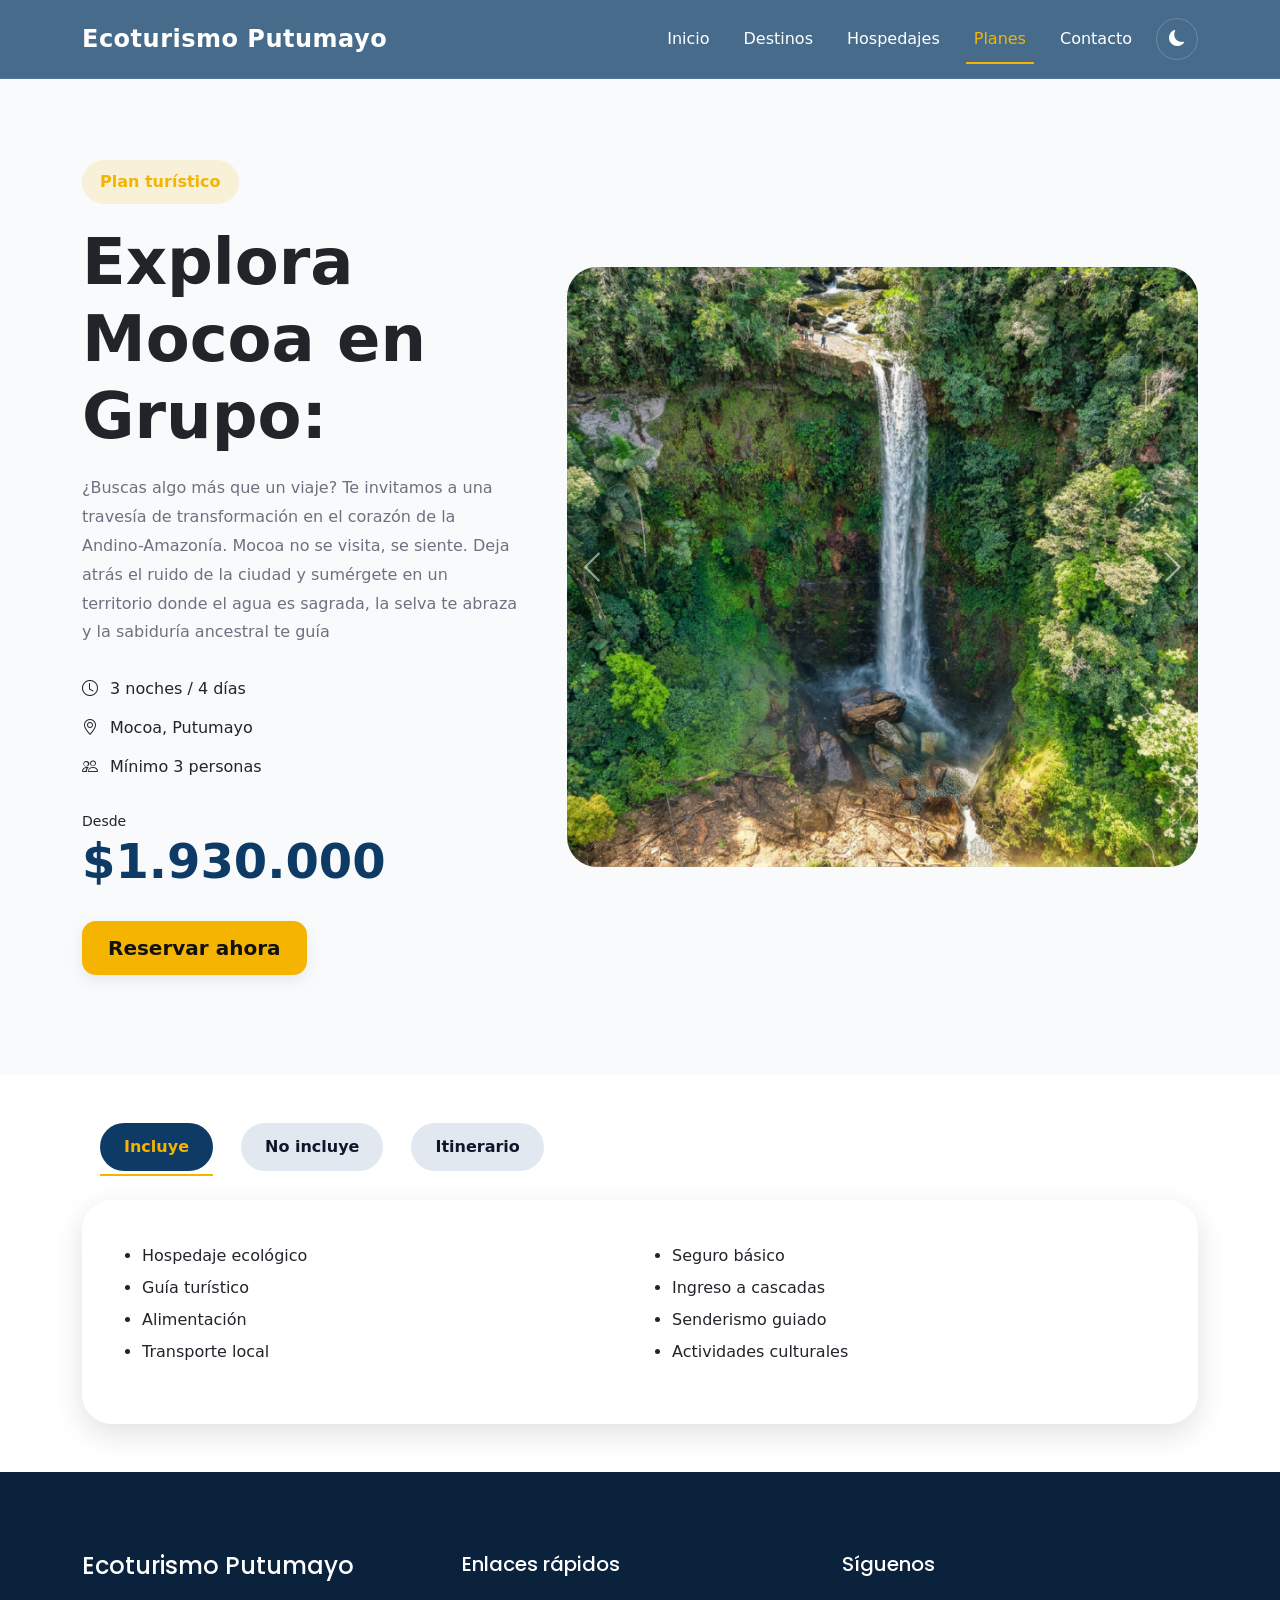
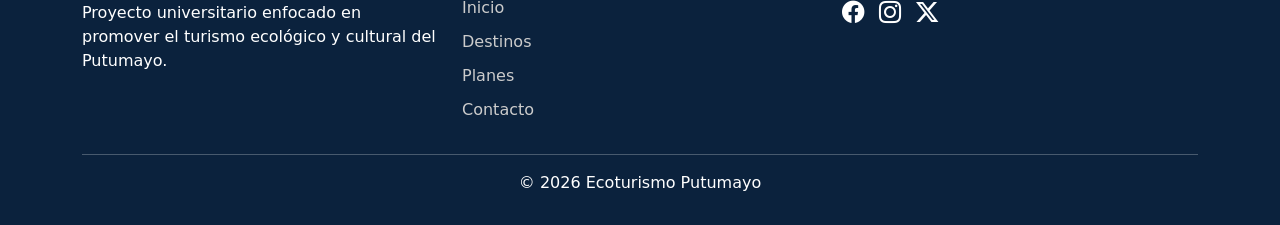
<file: planes/respira-putumayo.html>
<!doctype html>
<html lang="es">
  <head>
    <meta charset="UTF-8" />

    <meta name="viewport" content="width=device-width, initial-scale=1.0" />

    <title>Respira Putumayo | Ecoturismo Putumayo</title>

    <!-- Bootstrap -->

    <link
      href="https://cdn.jsdelivr.net/npm/bootstrap@5.3.7/dist/css/bootstrap.min.css"
      rel="stylesheet"
    />

    <!-- Bootstrap Icons -->

    <link
      rel="stylesheet"
      href="https://cdn.jsdelivr.net/npm/bootstrap-icons@1.13.1/font/bootstrap-icons.min.css"
    />

    <!-- Google Fonts -->

    <link rel="preconnect" href="https://fonts.googleapis.com" />

    <link
      href="https://fonts.googleapis.com/css2?family=Poppins:wght@400;500;600;700&family=Open+Sans:wght@300;400;500&display=swap"
      rel="stylesheet"
    />

    <!-- CSS -->

    <link rel="stylesheet" href="../assets/css/style.css" />

    <link rel="stylesheet" href="../assets/css/responsive.css" />
  </head>

  <body>
    <!-- NAVBAR -->

    <nav class="navbar navbar-expand-lg fixed-top custom-navbar">
      <div class="container">
        <a class="navbar-brand" href="../index.html"> Ecoturismo Putumayo </a>

        <button
          class="navbar-toggler"
          type="button"
          data-bs-toggle="collapse"
          data-bs-target="#navbarContenido"
        >
          <span class="navbar-toggler-icon"></span>
        </button>

        <div class="collapse navbar-collapse" id="navbarContenido">
          <ul class="navbar-nav ms-auto align-items-lg-center">
            <li class="nav-item">
              <a class="nav-link" href="../index.html"> Inicio </a>
            </li>

            <li class="nav-item">
              <a class="nav-link" href="../destinos.html"> Destinos </a>
            </li>

            <li class="nav-item">
              <a class="nav-link" href="../hospedajes.html"> Hospedajes </a>
            </li>

            <li class="nav-item">
              <a class="nav-link active" href="../planes.html"> Planes </a>
            </li>

            <li class="nav-item">
              <a class="nav-link" href="../contacto.html"> Contacto </a>
            </li>

            <li class="nav-item ms-lg-3">
              <button id="darkModeBtn" class="dark-btn">
                <i class="bi bi-moon-fill"></i>
              </button>
            </li>
          </ul>
        </div>
      </div>
    </nav>

    <!-- HERO -->

    <header class="plan-detail-hero">
      <div class="container">
        <div class="row align-items-center g-5">
          <!-- INFO -->

          <div class="col-lg-5">
            <span class="plan-detail-badge"> Plan turístico </span>

            <h1>Explora Mocoa en Grupo:</h1>

            <p class="plan-detail-description">
              ¿Buscas algo más que un viaje? Te invitamos a una travesía de transformación en el corazón de la Andino-Amazonía. Mocoa no se visita, se siente. Deja atrás el ruido de la ciudad y sumérgete en un territorio donde el agua es sagrada, la selva te abraza y la sabiduría ancestral te guía
            </p>

            <div class="plan-info-list">
              <div>
                <i class="bi bi-clock"></i>
                3 noches / 4 días
              </div>

              <div>
                <i class="bi bi-geo-alt"></i>
                Mocoa, Putumayo
              </div>

              <div>
                <i class="bi bi-people"></i>
                Mínimo 3 personas
              </div>
            </div>

            <div class="price-box">
              <small> Desde </small>

              <h2>$1.930.000</h2>
            </div>

            <a
              href="https://wa.me/"
              target="_blank"
              class="btn btn-success btn-lg"
            >
              Reservar ahora
            </a>
          </div>

          <!-- CARRUSEL -->

          <div class="col-lg-7">
            <div id="planCarousel" class="carousel slide plan-carousel">
              <div class="carousel-inner">
                <div class="carousel-item active">
                  <img
                    src="../assets/img/planes/explora-mocoa-en-grupo-una-travesia-entre-cascadas-y-sabiduria-ancestral-2.jpg"
                    class="d-block w-100"
                    alt="Plan"
                  />
                </div>

                <div class="carousel-item">
                  <img
                    src="../assets/img/planes/explora-mocoa-en-grupo-una-travesia-entre-cascadas-y-sabiduria-ancestral-3.png"
                    class="d-block w-100"
                    alt="Naturaleza"
                  />
                </div>

                <div class="carousel-item">
                  <img
                    src="../assets/img/planes/explora-mocoa-en-grupo-una-travesia-entre-cascadas-y-sabiduria-ancestral-4.png"
                    class="d-block w-100"
                    alt="Cascadas"
                  />
                </div>
              </div>

              <button
                class="carousel-control-prev"
                type="button"
                data-bs-target="#planCarousel"
                data-bs-slide="prev"
              >
                <span class="carousel-control-prev-icon"></span>
              </button>

              <button
                class="carousel-control-next"
                type="button"
                data-bs-target="#planCarousel"
                data-bs-slide="next"
              >
                <span class="carousel-control-next-icon"></span>
              </button>
            </div>
          </div>
        </div>
      </div>
    </header>

    <!-- TABS -->

    <section class="plan-tabs-section py-5">
      <div class="container">
        <ul class="nav nav-tabs custom-tabs" id="planTabs" role="tablist">
          <li class="nav-item" role="presentation">
            <button
              class="nav-link active"
              data-bs-toggle="tab"
              data-bs-target="#incluye"
            >
              Incluye
            </button>
          </li>

          <li class="nav-item" role="presentation">
            <button
              class="nav-link"
              data-bs-toggle="tab"
              data-bs-target="#noIncluye"
            >
              No incluye
            </button>
          </li>

          <li class="nav-item" role="presentation">
            <button
              class="nav-link"
              data-bs-toggle="tab"
              data-bs-target="#itinerario"
            >
              Itinerario
            </button>
          </li>
        </ul>

        <div class="tab-content custom-tab-content">
          <!-- INCLUYE -->

          <div class="tab-pane fade show active" id="incluye">
            <div class="row g-4">
              <div class="col-md-6">
                <ul>
                  <li>Hospedaje ecológico</li>
                  <li>Guía turístico</li>
                  <li>Alimentación</li>
                  <li>Transporte local</li>
                </ul>
              </div>

              <div class="col-md-6">
                <ul>
                  <li>Seguro básico</li>
                  <li>Ingreso a cascadas</li>
                  <li>Senderismo guiado</li>
                  <li>Actividades culturales</li>
                </ul>
              </div>
            </div>
          </div>

          <!-- NO INCLUYE -->

          <div class="tab-pane fade" id="noIncluye">
            <ul>
              <li>Servicios no especificados</li>
              <li>Compras personales</li>
              <li>Transporte fuera del plan</li>
            </ul>
          </div>

          <!-- ITINERARIO -->

          <div class="tab-pane fade" id="itinerario">
            <div class="timeline">
              <div class="timeline-item">
                <h5>Día 1</h5>

                <p>Llegada, hospedaje y recorrido cultural.</p>
              </div>

              <div class="timeline-item">
                <h5>Día 2</h5>

                <p>Caminata ecológica y visita a cascadas.</p>
              </div>

              <div class="timeline-item">
                <h5>Día 3</h5>

                <p>Experiencia gastronómica y senderismo.</p>
              </div>
            </div>
          </div>
        </div>
      </div>
    </section>

    <!-- FOOTER -->

    <footer class="footer">
      <div class="container">
        <div class="row g-4">
          <div class="col-lg-4">
            <h4>Ecoturismo Putumayo</h4>

            <p>
              Proyecto universitario enfocado en promover el turismo ecológico y
              cultural del Putumayo.
            </p>
          </div>

          <div class="col-lg-4">
            <h5>Enlaces rápidos</h5>

            <ul class="footer-links">
              <li>
                <a href="../index.html">Inicio</a>
              </li>

              <li>
                <a href="../destinos.html">Destinos</a>
              </li>

              <li>
                <a href="../planes.html">Planes</a>
              </li>

              <li>
                <a href="../contacto.html">Contacto</a>
              </li>
            </ul>
          </div>

          <div class="col-lg-4">
            <h5>Síguenos</h5>

            <div class="social-icons">
              <i class="bi bi-facebook"></i>
              <i class="bi bi-instagram"></i>
              <i class="bi bi-twitter-x"></i>
            </div>
          </div>
        </div>

        <hr />

        <p class="text-center mb-0">© 2026 Ecoturismo Putumayo</p>
      </div>
    </footer>

    <!-- Bootstrap -->

    <script src="https://cdn.jsdelivr.net/npm/bootstrap@5.3.7/dist/js/bootstrap.bundle.min.js"></script>

    <!-- JS -->

    <script src="../assets/js/darkmode.js"></script>
  </body>
</html>
</file>
<file: assets/css/style.css>
/* =========================
   VARIABLES GLOBALES
========================= */

:root {

    /* COLORES PRINCIPALES */

    --primary-color: #0D3B66;
    --secondary-color: #144C7A;

    --accent-color: #F4B400;
    --accent-hover: #D89E00;

    --light-color: #F8FAFC;
    --background-color: #F4F7FA;

    --text-color: #1F2937;
    --text-light: #6B7280;

    --white-color: #FFFFFF;

    /* SOMBRAS */

    --shadow-sm: 0 5px 15px rgba(0, 0, 0, 0.08);

    --shadow-md: 0 10px 30px rgba(0, 0, 0, 0.12);

    --shadow-lg: 0 15px 40px rgba(0, 0, 0, 0.15);

    /* TRANSICIONES */

    --transition: 0.3s ease;

}

/* =========================
   NAVBAR
========================= */

.custom-navbar {

    background: rgba(13, 59, 102, 0.75);

    backdrop-filter: blur(12px);

    padding: 16px 0;

    transition: var(--transition);

    border-bottom: 1px solid rgba(255, 255, 255, 0.08);

}

.navbar-brand {

    color: white;

    font-size: 1.5rem;

    font-weight: 700;

    letter-spacing: 0.5px;

}

.navbar-brand:hover {

    color: var(--accent-color);

}

.nav-link {

    color: white;

    margin-left: 18px;

    font-weight: 500;

    position: relative;

    transition: var(--transition);

}

.nav-link::after {

    content: "";

    position: absolute;

    left: 0;
    bottom: -5px;

    width: 0%;
    height: 2px;

    background: var(--accent-color);

    transition: var(--transition);

}

.nav-link:hover::after {

    width: 100%;

}

.nav-link:hover {

    color: var(--accent-color);

}

/* LINK ACTIVO */

.nav-link.active {

    color: var(--accent-color) !important;

}

.nav-link.active::after {

    width: 100%;

}

/* =========================
   HERO SECTION
========================= */

.hero-section {

    position: relative;

    min-height: 100vh;

    background-image:
        linear-gradient(
            rgba(13, 59, 102, 0.65),
            rgba(13, 59, 102, 0.55)
        ),

            url('../img/galeria/hero.jpg');
    background-size: cover;
    background-position: center;

    display: flex;
    align-items: center;

    color: white;

}

.hero-badge {

    display: inline-block;

    background: rgba(255, 255, 255, 0.15);

    padding: 10px 18px;

    border-radius: 50px;

    margin-bottom: 20px;

    font-size: 0.9rem;

    backdrop-filter: blur(10px);

}

.hero-title {

    font-family: 'Poppins', sans-serif;

    font-size: 4rem;

    font-weight: 700;

    margin-bottom: 20px;

    line-height: 1.2;

}

.hero-description {

    font-size: 1.1rem;

    max-width: 600px;

    margin-bottom: 30px;

}

.hero-buttons {

    display: flex;
    gap: 15px;
    flex-wrap: wrap;

}

/* =========================
   SECTION HEADER
========================= */

.section-header {

    display: flex;

    justify-content: space-between;

    align-items: end;

    margin-bottom: 50px;

    gap: 20px;

}

.view-all-btn {

    color: var(--primary-color);

    font-weight: 700;

    text-decoration: none;

    transition: var(--transition);

}

.view-all-btn:hover {

    color: var(--accent-color);

}

/* =========================
   EXPERIENCE SECTION
========================= */

.experience-section {

    padding: 100px 0;

}

.experience-image {

    border-radius: 30px;

    box-shadow: var(--shadow-lg);

}

.experience-content h2 {

    font-size: 2.8rem;

    font-weight: 700;

    margin: 20px 0;

}

.experience-content p {

    color: var(--text-light);

    line-height: 1.8;

    margin-bottom: 30px;

}

.experience-badge {

    background: rgba(244, 180, 0, 0.15);

    color: var(--accent-color);

    padding: 10px 20px;

    border-radius: 50px;

    font-weight: 700;

}

/* =========================
   DARK BUTTON
========================= */

.dark-btn {

    width: 42px;
    height: 42px;

    border-radius: 50%;

    border: 1px solid rgba(255,255,255,0.2);

    background: transparent;

    color: white;

    display: flex;
    align-items: center;
    justify-content: center;

    transition: var(--transition);

}

.dark-btn:hover {

    background: rgba(255,255,255,0.15);

    transform: rotate(8deg);

}

/* DARK MODE */

.dark-mode .view-all-btn {

    color: var(--accent-color);

}

.dark-mode .experience-content p {

    color: #CBD5E1;

}

/* =========================
   BOTONES
========================= */

.btn-success {

    background-color: var(--accent-color);

    color: #111;

    border: none;

    padding: 12px 26px;

    border-radius: 14px;

    font-weight: 600;

    transition: var(--transition);

    box-shadow: var(--shadow-sm);

}

.btn-success:hover {

    background-color: var(--accent-hover);

    transform: translateY(-3px);

    color: #111;

}

.btn-outline-light {

    border-width: 2px;

    backdrop-filter: blur(10px);

}

/* =========================
   DARK BUTTON
========================= */

.dark-btn {

    width: 42px;
    height: 42px;

    border-radius: 50%;

    border: 1px solid rgba(255,255,255,0.2);

    background: transparent;

    color: white;

    display: flex;
    align-items: center;
    justify-content: center;

    transition: var(--transition);

}

.dark-btn:hover {

    background: rgba(255,255,255,0.15);

    transform: rotate(8deg);

}

/* =========================
   DESTINOS DESTACADOS
========================= */

.featured-section {

    padding: 100px 0;

}

.section-title h2 {

    font-family: 'Poppins', sans-serif;

    font-size: 2.7rem;

    font-weight: 700;

    margin-bottom: 15px;

}

.section-title p {

    color: #666;
    font-size: 1.05rem;

}

.destination-card {

    background: white;

    border-radius: 24px;

    overflow: hidden;

    box-shadow: 0 15px 40px rgba(0, 0, 0, 0.08);

    transition: 0.4s ease;

    height: 100%;

}

.destination-card:hover {

    transform: translateY(-12px);

}

.card-image {

    position: relative;

    overflow: hidden;

}

.card-image img {

    width: 100%;
    height: 280px;

    object-fit: cover;

    transition: 0.5s ease;

}

.destination-card:hover img {

    transform: scale(1.08);

}

.card-category {

    position: absolute;

    top: 20px;
    left: 20px;

    background: var(--accent-color);

    color: #111;

    padding: 8px 18px;

    border-radius: 50px;

    font-size: 0.85rem;

    font-weight: 700;

    box-shadow: var(--shadow-sm);

}

.card-content {

    padding: 28px;

}

.card-content h4 {

    font-family: 'Poppins', sans-serif;

    font-size: 1.4rem;

    margin-bottom: 15px;

    font-weight: 700;

}

.card-content p {

    color: #666;

    line-height: 1.7;

    margin-bottom: 25px;

}

.card-footer-custom {

    display: flex;
    justify-content: space-between;
    align-items: center;

}


/* =========================
   FOOTER
========================= */

.footer {

    background: #0B223D;

    color: white;

    padding: 80px 0 30px;

}

.footer h4,
.footer h5 {

    margin-bottom: 20px;

    font-family: 'Poppins', sans-serif;

}

.footer-links {

    list-style: none;
    padding: 0;

}

.footer-links li {

    margin-bottom: 10px;

}

.footer-links a {

    text-decoration: none;
    color: #ccc;

    transition: 0.3s ease;

}

.footer-links a:hover {

    color: white;

}

.social-icons {

    display: flex;
    gap: 15px;

    font-size: 1.4rem;

}

.social-icons i {

    cursor: pointer;

    transition: 0.3s ease;

}

.social-icons i:hover {

    color: var(--light-green);

}

/* =========================
   DARK MODE
========================= */

.dark-mode {

    background-color: #081420;

    color: #F3F4F6;

}

/* Navbar */

.dark-mode .custom-navbar {

    background: rgba(8, 20, 32, 0.9);

    border-bottom: 1px solid rgba(255, 255, 255, 0.05);

}

/* Hero */

.dark-mode .hero-section {

    background-blend-mode: darken;

}

/* Cards */

.dark-mode .destination-card {

    background: #102132;

    color: white;

    box-shadow: 0 10px 35px rgba(0, 0, 0, 0.35);

}

.dark-mode .card-content p {

    color: #CBD5E1;

}


/* Footer */

.dark-mode .footer {

    background: #050D16;

}

/* Textos */

.dark-mode .section-title p {

    color: #CBD5E1;

}


/* Botón dark */

.dark-mode .dark-btn {

    background: rgba(255, 255, 255, 0.1);

}


/* =========================
   CITY PAGES
========================= */

.city-hero {

    position: relative;

    min-height: 100vh;

    background-image:
        linear-gradient(
            rgba(13, 59, 102, 0.7),
            rgba(13, 59, 102, 0.6)
        ),

url('../img/galeria/hero.jpg');
    background-size: cover;
    background-position: center;

    display: flex;
    align-items: center;

    color: white;

}

.city-image {

    border-radius: 25px;

    box-shadow: var(--shadow-lg);

}

.map-container {

    border-radius: 25px;

    overflow: hidden;

    box-shadow: var(--shadow-md);

}

.map-container iframe {

    width: 100%;
    height: 450px;

    border: none;

}

.lodging-card {

    background: white;

    border-radius: 30px;

    overflow: hidden;

    box-shadow: var(--shadow-md);

}

.lodging-image {

    height: 100%;
    object-fit: cover;

}

.lodging-content {

    padding: 40px;

}

.services-list {

    display: flex;
    gap: 12px;

    flex-wrap: wrap;

    list-style: none;

    padding: 0;

    margin: 25px 0;

}

.services-list li {

    background: #EEF2F7;

    padding: 10px 18px;

    border-radius: 50px;

    font-weight: 600;

}

.plan-card {

    position: relative;

    border-radius: 30px;

    overflow: hidden;

}

.plan-card img {

    height: 500px;

    object-fit: cover;

}

.plan-overlay {

    position: absolute;

    inset: 0;

    background: linear-gradient(
        to top,
        rgba(0,0,0,0.7),
        rgba(0,0,0,0.2)
    );

    display: flex;

    flex-direction: column;
    justify-content: end;

    padding: 40px;

    color: white;

}

/* DARK MODE */

.dark-mode .lodging-card {

    background: #102132;

}

.dark-mode .services-list li {

    background: #1B3147;

}

/* =========================
   PAGE HERO
========================= */

.page-hero {

    padding-top: 180px;
    padding-bottom: 100px;

    background:
        linear-gradient(
            rgba(13,59,102,0.75),
            rgba(13,59,102,0.65)
        ),

        url('../img/galeria/hero.jpg');

    background-size: cover;
    background-position: center;

    color: white;

}

.page-hero h1 {

    font-size: 3.5rem;

    font-weight: 700;

}

.page-hero p {

    margin-top: 20px;

    font-size: 1.1rem;

}


/* =========================
   CATALOG INTRO
========================= */

.catalog-intro {

    background: #F8FAFC;

}

.catalog-intro h2 {

    font-size: 2.5rem;

    font-weight: 700;

    margin-bottom: 20px;

}

.catalog-intro p {

    max-width: 700px;

    margin: auto;

    color: var(--text-light);

    line-height: 1.8;

}

/* DARK MODE */

.dark-mode .catalog-intro {

    background: #0F172A;

}

.dark-mode .catalog-intro p {

    color: #CBD5E1;

}

/* =========================
   LODGING SECTION
========================= */

.lodging-card {

    background: white;

    border-radius: 30px;

    overflow: hidden;

    margin-bottom: 40px;

    box-shadow: var(--shadow-md);

    transition: var(--transition);

}

.lodging-card:hover {

    transform: translateY(-8px);

    box-shadow: var(--shadow-lg);

}

.lodging-image {

    width: 100%;
    height: 100%;

    min-height: 350px;

    object-fit: cover;

}

.lodging-content {

    padding: 40px;

}

.lodging-badge {

    display: inline-block;

    background: rgba(244, 180, 0, 0.15);

    color: var(--accent-color);

    padding: 8px 18px;

    border-radius: 50px;

    font-weight: 600;

    margin-bottom: 20px;

}

.lodging-content h3 {

    font-size: 2rem;

    font-weight: 700;

    margin-bottom: 20px;

}

.lodging-content p {

    color: var(--text-light);

    line-height: 1.8;

    margin-bottom: 25px;

}

.lodging-features {

    display: flex;

    flex-wrap: wrap;

    gap: 15px;

    margin-bottom: 30px;

}

.lodging-features span {

    background: #F1F5F9;

    padding: 10px 18px;

    border-radius: 50px;

    font-size: 0.95rem;

}

.lodging-footer {

    display: flex;

    justify-content: space-between;

    align-items: center;

    gap: 20px;

    flex-wrap: wrap;

}

.location {

    color: var(--text-light);

    font-weight: 600;

}

/* DARK MODE */

.dark-mode .lodging-card {

    background: #1E293B;

}

.dark-mode .lodging-features span {

    background: #334155;

    color: white;

}

.dark-mode .lodging-content p,
.dark-mode .location {

    color: #CBD5E1;

}

/* =========================
   LODGING CAROUSEL
========================= */

.lodging-carousel {

    height: 100%;

}

.lodging-carousel .carousel-inner {

    height: 100%;

}

.carousel-control-prev,
.carousel-control-next {

    width: 50px;

}

.carousel-control-prev-icon,
.carousel-control-next-icon {

    background-color: rgba(0,0,0,0.35);

    border-radius: 50%;

    padding: 18px;

}

/* =========================
   PLANS SECTION
========================= */

.plan-card {

    background: white;

    border-radius: 28px;

    overflow: hidden;

    box-shadow: var(--shadow-md);

    transition: var(--transition);

    height: 100%;

}

.plan-card:hover {

    transform: translateY(-10px);

    box-shadow: var(--shadow-lg);

}

.plan-image {

    position: relative;

    height: 260px;

    overflow: hidden;

}

.plan-image img {

    width: 100%;
    height: 100%;

    object-fit: cover;

}

.plan-badge {

    position: absolute;

    top: 20px;
    left: 20px;

    background: var(--accent-color);

    color: white;

    padding: 8px 16px;

    border-radius: 50px;

    font-size: 0.9rem;

    font-weight: 600;

}

.plan-content {

    padding: 30px;

}

.plan-top {

    display: flex;

    justify-content: space-between;

    margin-bottom: 20px;

    color: var(--text-light);

    font-size: 0.95rem;

}

.plan-content h3 {

    font-size: 1.7rem;

    font-weight: 700;

    margin-bottom: 15px;

}

.plan-content p {

    color: var(--text-light);

    line-height: 1.8;

    margin-bottom: 25px;

}

.plan-features {

    display: flex;

    flex-wrap: wrap;

    gap: 10px;

    margin-bottom: 30px;

}

.plan-features span {

    background: #F1F5F9;

    padding: 10px 16px;

    border-radius: 50px;

    font-size: 0.9rem;

}

.plan-footer {

    display: flex;

    justify-content: space-between;

    align-items: center;

    gap: 20px;

}

.plan-footer h4 {

    margin: 0;

    font-size: 1.8rem;

    font-weight: 700;

    color: var(--primary-color);

}

/* DARK MODE */

.dark-mode .plan-card {

    background: #1E293B;

}

.dark-mode .plan-content p,
.dark-mode .plan-top {

    color: #CBD5E1;

}

.dark-mode .plan-features span {

    background: #334155;

    color: white;

}

/* =========================
   PLAN DETAIL
========================= */

.plan-detail-hero {

    padding: 160px 0 100px;

    background: #F8FAFC;

}

.plan-detail-badge {

    display: inline-block;

    background: rgba(244, 180, 0, 0.15);

    color: var(--accent-color);

    padding: 10px 18px;

    border-radius: 50px;

    font-weight: 600;

    margin-bottom: 20px;

}

.plan-detail-hero h1 {

    font-size: 4rem;

    font-weight: 700;

    margin-bottom: 20px;

}

.plan-detail-description {

    color: var(--text-light);

    line-height: 1.8;

    margin-bottom: 30px;

}

.plan-info-list {

    display: flex;

    flex-direction: column;

    gap: 15px;

    margin-bottom: 30px;

}

.plan-info-list div {

    display: flex;

    align-items: center;

    gap: 12px;

    font-weight: 500;

}

.price-box {

    margin-bottom: 30px;

}

.price-box h2 {

    font-size: 3rem;

    font-weight: 700;

    color: var(--primary-color);

}

.plan-carousel img {

    border-radius: 30px;

    height: 600px;

    object-fit: cover;

}

/* TABS */

.custom-tabs {

    border: none;

    gap: 10px;

    margin-bottom: 30px;

}

.custom-tabs .nav-link {

    border: none;

    border-radius: 50px;

    padding: 12px 24px;

    background: #E2E8F0;

    color: #0F172A;

    font-weight: 600;

}

.custom-tabs .nav-link.active {

    background: var(--primary-color);

    color: white;

}

.custom-tab-content {

    background: white;

    padding: 40px;

    border-radius: 30px;

    box-shadow: var(--shadow-md);

}

.custom-tab-content ul {

    padding-left: 20px;

    line-height: 2;

}

/* TIMELINE */

.timeline {

    display: flex;

    flex-direction: column;

    gap: 30px;

}

.timeline-item {

    padding-left: 20px;

    border-left: 4px solid var(--accent-color);

}

/* DARK MODE */

.dark-mode .plan-detail-hero {

    background: #0F172A;

}

.dark-mode .custom-tab-content {

    background: #1E293B;

}

.dark-mode .custom-tabs .nav-link {

    background: #334155;

    color: white;

}

.dark-mode .plan-detail-description {

    color: #CBD5E1;

}

/* =========================
   ATTRACTIONS
========================= */

.attraction-card {

    position: relative;

    display: block;

    overflow: hidden;

    border-radius: 30px;

    height: 450px;

    box-shadow: var(--shadow-md);

}

.attraction-card img {

    width: 100%;
    height: 100%;

    object-fit: cover;

    transition: transform 0.5s ease;

}

.attraction-card:hover img {

    transform: scale(1.08);

}

.attraction-overlay {

    position: absolute;

    inset: 0;

    background: linear-gradient(
        to top,
        rgba(0,0,0,0.75),
        rgba(0,0,0,0.2)
    );

    display: flex;

    flex-direction: column;

    justify-content: flex-end;

    padding: 30px;

    color: white;

}

.attraction-overlay span {

    font-size: 0.9rem;

    margin-bottom: 10px;

    opacity: 0.9;

}

.attraction-overlay h3 {

    font-size: 2rem;

    font-weight: 700;

    line-height: 1.2;

}

/* =========================
   ATTRACTION DETAIL
========================= */

.attraction-detail-header {

    padding: 160px 0 100px;

    background: #F8FAFC;

}

.detail-badge {

    display: inline-block;

    background: rgba(244, 180, 0, 0.15);

    color: var(--accent-color);

    padding: 10px 18px;

    border-radius: 50px;

    font-weight: 600;

    margin-bottom: 20px;

}

.attraction-detail-header h1 {

    font-size: 3.5rem;

    font-weight: 700;

    margin-bottom: 20px;

}

.detail-description {

    color: var(--text-light);

    line-height: 1.8;

    margin-bottom: 30px;

}

.detail-info {

    display: flex;

    flex-direction: column;

    gap: 15px;

}

.detail-info div {

    display: flex;

    align-items: center;

    gap: 10px;

    font-weight: 500;

}

.detail-carousel img {

    height: 550px;

    object-fit: cover;

    border-radius: 30px;

}

.detail-content h2,
.detail-content h3 {

    margin-bottom: 20px;

    font-weight: 700;

}

.detail-content p {

    line-height: 1.9;

    color: var(--text-light);

}

.detail-list {

    padding-left: 20px;

    line-height: 2;

}

.info-card {

    background: white;

    padding: 30px;

    border-radius: 25px;

    box-shadow: var(--shadow-md);

}

.info-card h4 {

    margin-bottom: 20px;

    font-weight: 700;

}

.info-card ul {

    padding-left: 20px;

    line-height: 2;

}

/* DARK MODE */

.dark-mode .attraction-detail-header {

    background: #0F172A;

}

.dark-mode .info-card {

    background: #1E293B;

}

.dark-mode .detail-content p {

    color: #CBD5E1;

}

/* =========================
   WEATHER
========================= */

.weather-card {

    background: white;

    padding: 40px;

    border-radius: 25px;

    text-align: center;

    box-shadow: var(--shadow-md);

}

.weather-card h2 {

    margin-bottom: 25px;

}

.weather-temp {

    font-size: 3rem;

    font-weight: 700;

    color: var(--primary-color);

}

.weather-description {

    font-size: 1.2rem;

    margin-bottom: 20px;

}

.dark-mode .weather-card {

    background: #1E293B;

}

/* =========================
   CONTACTO
========================= */

.contact-form-card {

    background: white;

    padding: 40px;

    border-radius: 25px;

    box-shadow: var(--shadow-md);

}

.contact-form-card input,
.contact-form-card textarea {

    border-radius: 12px;

}

.dark-mode .contact-form-card {

    background: #1E293B;

}
</file>
<file: assets/css/responsive.css>
@media (max-width: 991px) {

    .hero-title {

        font-size: 3rem;

    }

    .navbar-collapse {

        background: rgba(0, 0, 0, 0.9);

        padding: 20px;
        margin-top: 15px;

        border-radius: 15px;

    }

}

@media (max-width: 768px) {

    .hero-title {

        font-size: 2.3rem;

    }

    .hero-description {

        font-size: 1rem;

    }

    .hero-buttons {

        flex-direction: column;

    }

    .hero-buttons .btn {

        width: 100%;

    }

    .section-title h2 {

        font-size: 2rem;

    }

}
</file>
